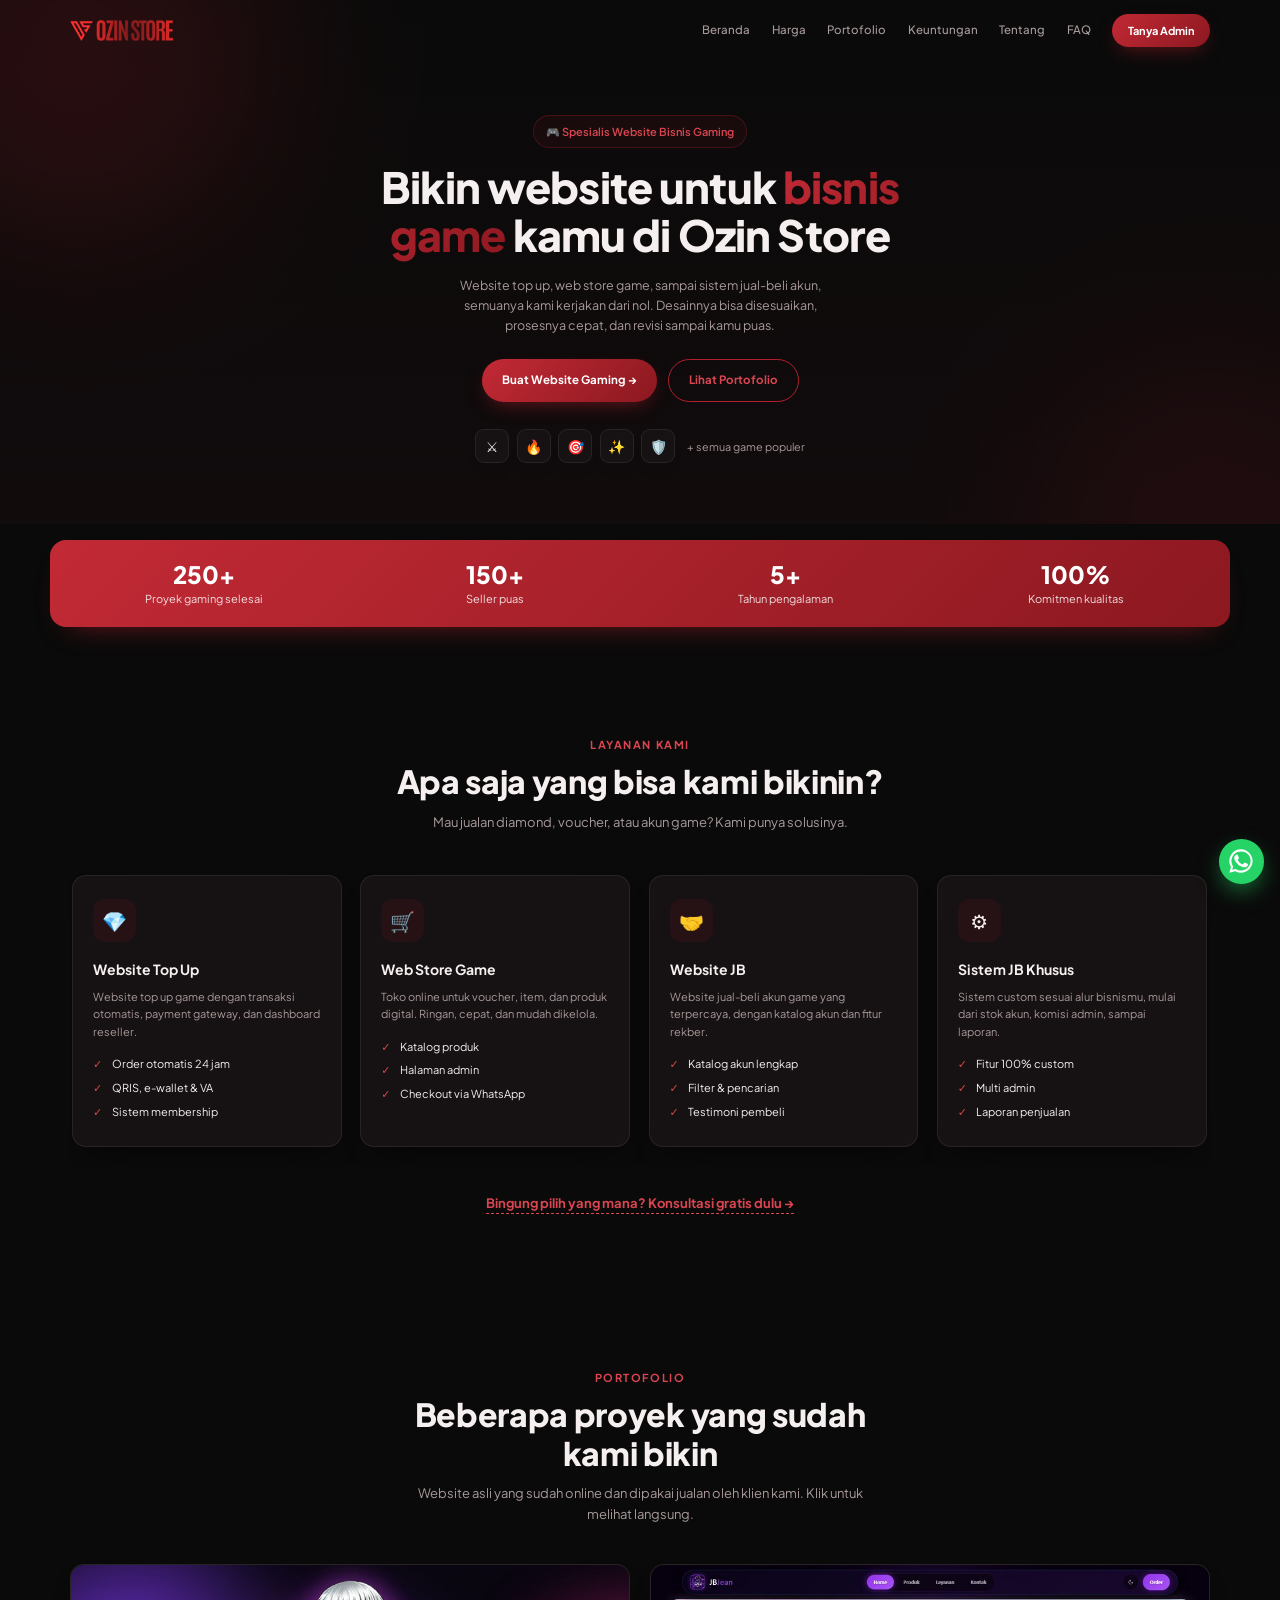
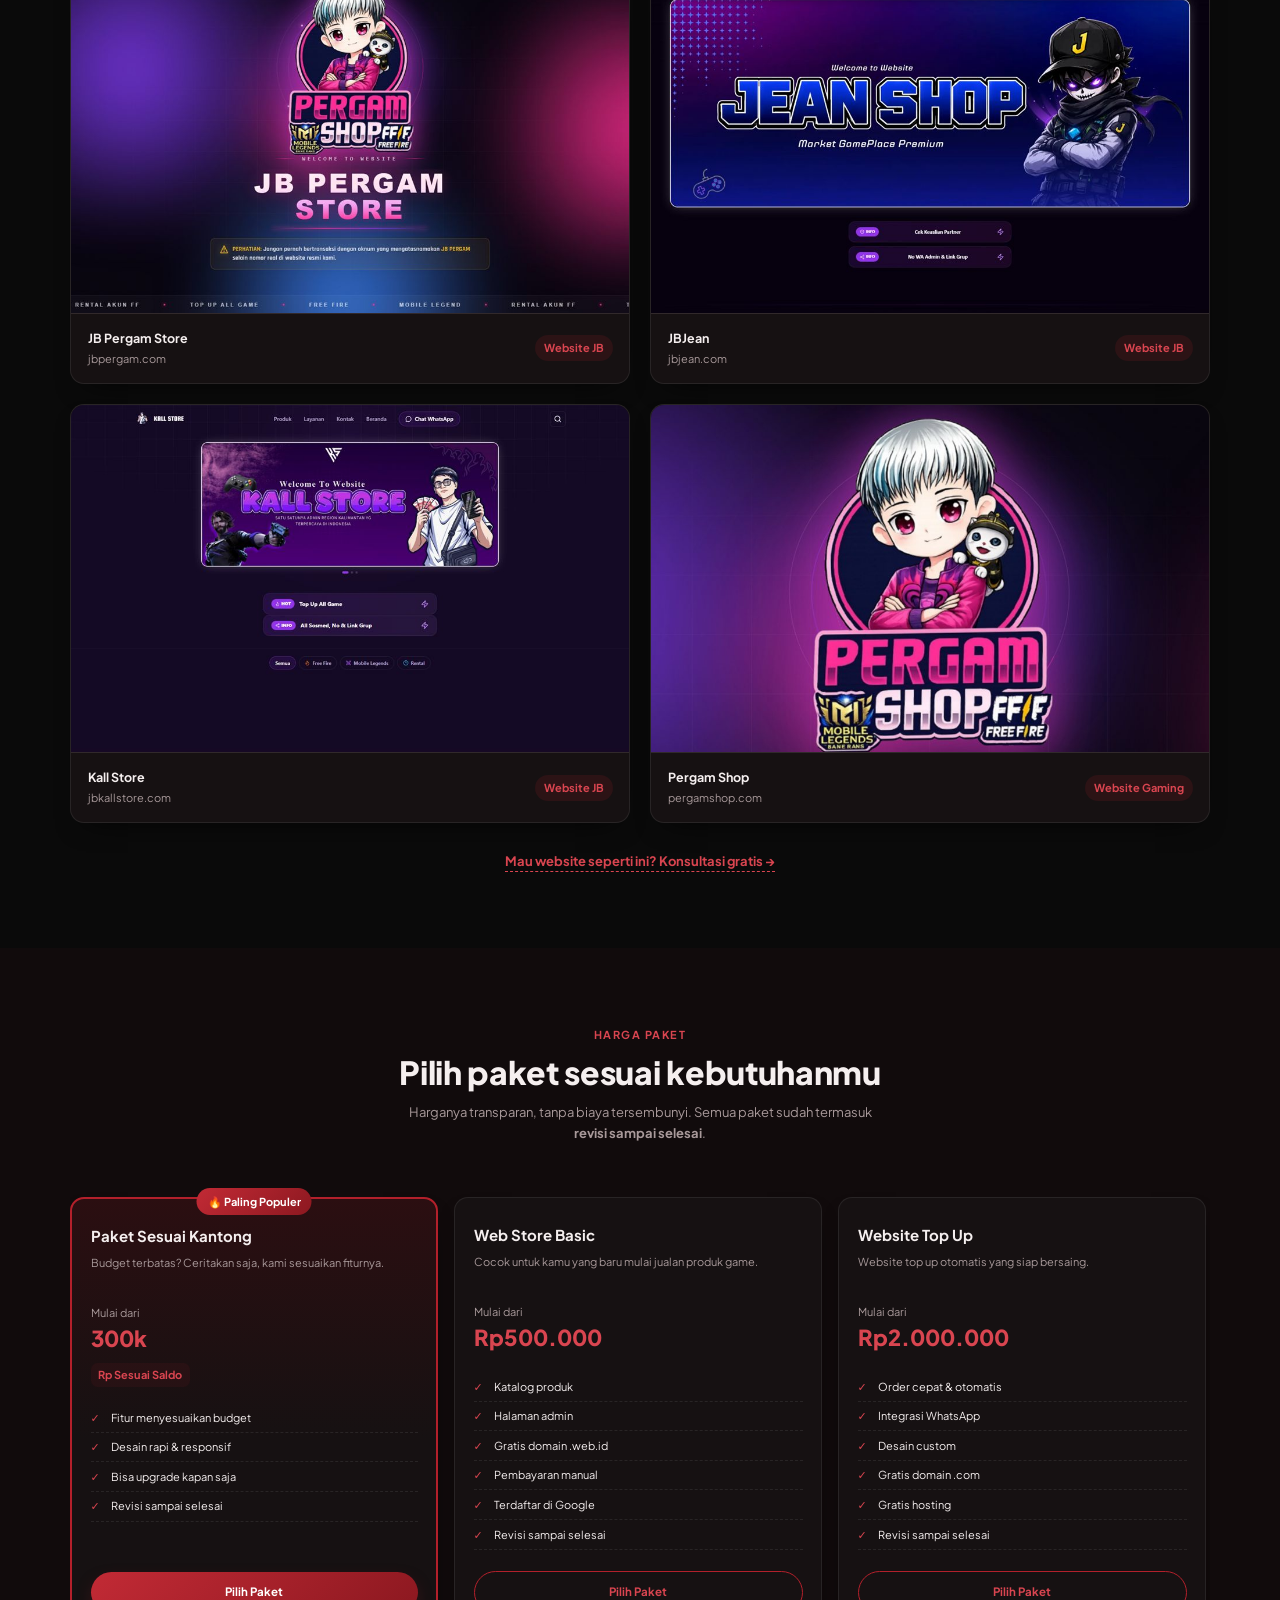
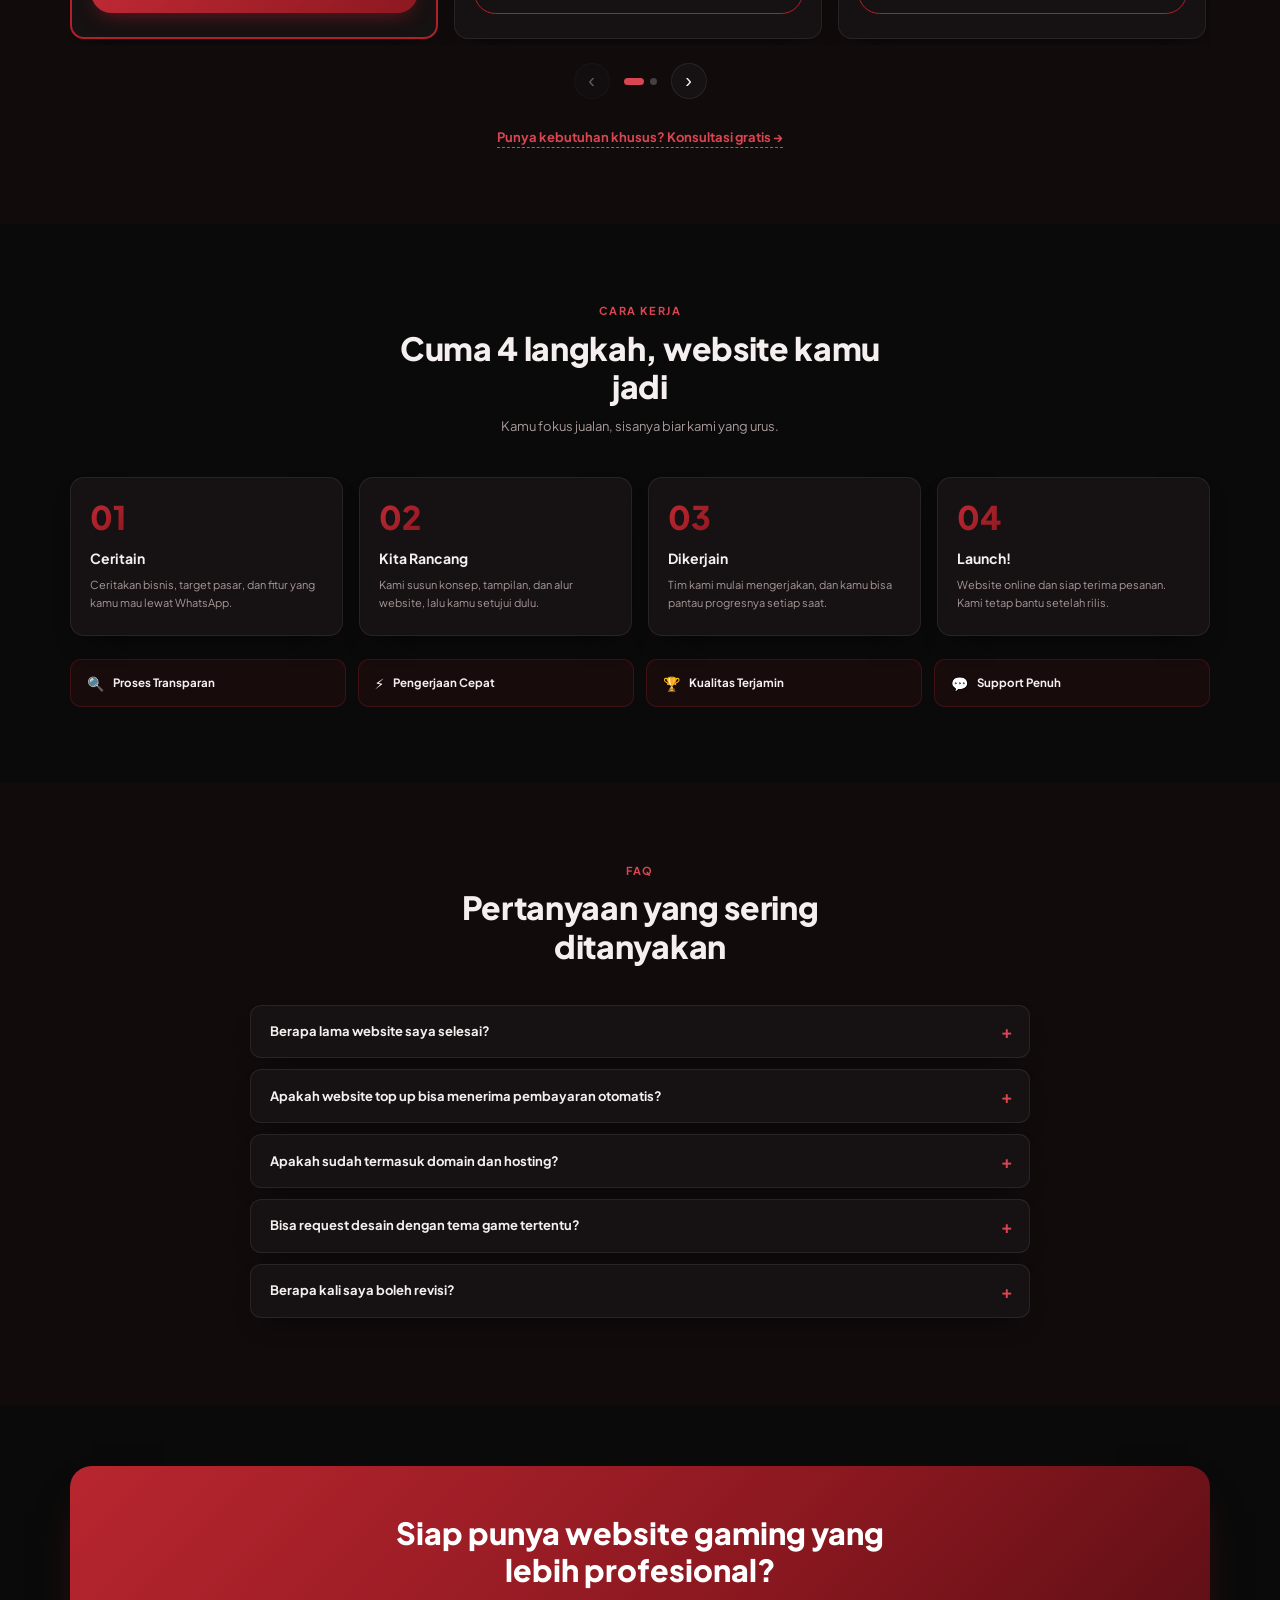
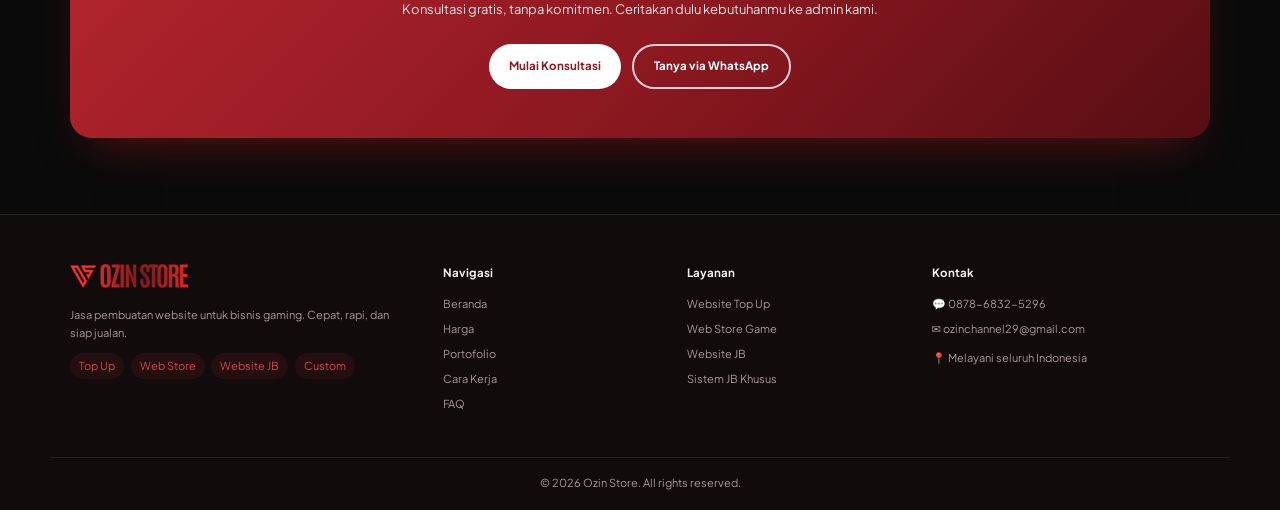
<file: index.html>
<!doctype html>
<html lang="id">
<head>
  <meta charset="utf-8">
  <meta name="viewport" content="width=device-width, initial-scale=1">
  <title>Ozin Store — Jasa Website Bisnis Game</title>
  <meta name="description" content="Ozin Store: jasa pembuatan website top up, web store game, website JB, dan sistem custom untuk bisnis gaming di seluruh Indonesia.">
  <link rel="preconnect" href="https://fonts.googleapis.com">
  <link rel="preconnect" href="https://fonts.gstatic.com" crossorigin>
  <link href="https://fonts.googleapis.com/css2?family=Plus+Jakarta+Sans:wght@400;500;600;700;800&display=swap" rel="stylesheet">
  <link rel="icon" type="image/png" href="assets/logo-icon.png">
  <link rel="stylesheet" href="style.css">
</head>
<body>

  <!-- NAVBAR -->
  <header class="nav" id="nav">
    <div class="container nav-inner">
      <a href="#beranda" class="logo"><img src="assets/logo.png" alt="Ozin Store"></a>
      <nav class="nav-links" id="navLinks">
        <a href="#beranda">Beranda</a>
        <a href="#harga">Harga</a>
        <a href="#portofolio">Portofolio</a>
        <a href="#keuntungan">Keuntungan</a>
        <a href="#tentang">Tentang</a>
        <a href="#faq">FAQ</a>
        <a href="#" class="btn btn-primary btn-sm nav-cta" data-wa="Halo Ozin Store, saya mau tanya-tanya soal pembuatan website.">Tanya Admin</a>
      </nav>
      <button class="burger" id="burger" aria-label="Buka menu"><span></span><span></span><span></span></button>
    </div>
  </header>

  <main>
    <!-- HERO -->
    <section class="hero" id="beranda">
      <div class="glow glow-1"></div>
      <div class="glow glow-2"></div>
      <div class="container hero-inner hero-solo">
        <div class="hero-text reveal">
          <span class="pill">🎮 Spesialis Website Bisnis Gaming</span>
          <h1>Bikin website untuk <span class="grad">bisnis game</span> kamu di Ozin Store</h1>
          <p>Website top up, web store game, sampai sistem jual-beli akun, semuanya kami kerjakan dari nol. Desainnya bisa disesuaikan, prosesnya cepat, dan revisi sampai kamu puas.</p>
          <div class="hero-cta">
            <a href="#" class="btn btn-primary" data-wa="Halo Ozin Store, saya mau buat website gaming.">Buat Website Gaming →</a>
            <a href="#portofolio" class="btn btn-ghost">Lihat Portofolio</a>
          </div>
          <div class="hero-icons">
            <span title="Mobile Legends">⚔️</span>
            <span title="Free Fire">🔥</span>
            <span title="PUBG">🎯</span>
            <span title="Genshin">✨</span>
            <span title="Valorant">🛡️</span>
            <small>+ semua game populer</small>
          </div>
        </div>
      </div>
    </section>

    <!-- STATS -->
    <section class="stats">
      <div class="container stats-grid">
        <div class="stat reveal"><b data-count="250">0</b><span>+</span><p>Proyek gaming selesai</p></div>
        <div class="stat reveal"><b data-count="150">0</b><span>+</span><p>Seller puas</p></div>
        <div class="stat reveal"><b data-count="5">0</b><span>+</span><p>Tahun pengalaman</p></div>
        <div class="stat reveal"><b data-count="100">0</b><span>%</span><p>Komitmen kualitas</p></div>
      </div>
    </section>

    <!-- LAYANAN -->
    <section class="section" id="tentang">
      <div class="container">
        <div class="section-head reveal">
          <span class="eyebrow">Layanan Kami</span>
          <h2>Apa saja yang bisa kami bikinin?</h2>
          <p>Mau jualan diamond, voucher, atau akun game? Kami punya solusinya.</p>
        </div>
        <div class="carousel" id="services">
          <article class="service-card reveal">
            <div class="service-icon">💎</div>
            <h3>Website Top Up</h3>
            <p>Website top up game dengan transaksi otomatis, payment gateway, dan dashboard reseller.</p>
            <ul><li>Order otomatis 24 jam</li><li>QRIS, e-wallet & VA</li><li>Sistem membership</li></ul>
          </article>
          <article class="service-card reveal">
            <div class="service-icon">🛒</div>
            <h3>Web Store Game</h3>
            <p>Toko online untuk voucher, item, dan produk digital. Ringan, cepat, dan mudah dikelola.</p>
            <ul><li>Katalog produk</li><li>Halaman admin</li><li>Checkout via WhatsApp</li></ul>
          </article>
          <article class="service-card reveal">
            <div class="service-icon">🤝</div>
            <h3>Website JB</h3>
            <p>Website jual-beli akun game yang terpercaya, dengan katalog akun dan fitur rekber.</p>
            <ul><li>Katalog akun lengkap</li><li>Filter & pencarian</li><li>Testimoni pembeli</li></ul>
          </article>
          <article class="service-card reveal">
            <div class="service-icon">⚙️</div>
            <h3>Sistem JB Khusus</h3>
            <p>Sistem custom sesuai alur bisnismu, mulai dari stok akun, komisi admin, sampai laporan.</p>
            <ul><li>Fitur 100% custom</li><li>Multi admin</li><li>Laporan penjualan</li></ul>
          </article>
        </div>
        <p class="swipe-hint">← Geser untuk melihat layanan lainnya →</p>
        <div class="center"><a href="#" class="link-cta" data-wa="Halo Ozin Store, saya mau konsultasi gratis.">Bingung pilih yang mana? Konsultasi gratis dulu →</a></div>
      </div>
    </section>

    <!-- PORTOFOLIO: untuk menambah proyek, salin satu <a class="porto-card"> dan ganti link, gambar, dan namanya.
         Screenshot disimpan di assets/porto/ (ukuran 960x600). -->
    <section class="section" id="portofolio">
      <div class="container">
        <div class="section-head reveal">
          <span class="eyebrow">Portofolio</span>
          <h2>Beberapa proyek yang sudah kami bikin</h2>
          <p>Website asli yang sudah online dan dipakai jualan oleh klien kami. Klik untuk melihat langsung.</p>
        </div>
        <div class="porto-grid">
          <a class="porto-card reveal" href="https://jbpergam.com" target="_blank" rel="noopener">
            <div class="porto-thumb"><img src="assets/porto/jbpergam.jpg" alt="Tampilan website JB Pergam Store" loading="lazy"><span class="porto-visit">Kunjungi Website ↗</span></div>
            <div class="porto-info"><div><b>JB Pergam Store</b><small>jbpergam.com</small></div><span class="porto-tag">Website JB</span></div>
          </a>
          <a class="porto-card reveal" href="https://jbjean.com" target="_blank" rel="noopener">
            <div class="porto-thumb"><img src="assets/porto/jbjean.jpg" alt="Tampilan website JBJean" loading="lazy"><span class="porto-visit">Kunjungi Website ↗</span></div>
            <div class="porto-info"><div><b>JBJean</b><small>jbjean.com</small></div><span class="porto-tag">Website JB</span></div>
          </a>
          <a class="porto-card reveal" href="https://jbkallstore.com" target="_blank" rel="noopener">
            <div class="porto-thumb"><img src="assets/porto/jbkallstore.jpg" alt="Tampilan website Kall Store" loading="lazy"><span class="porto-visit">Kunjungi Website ↗</span></div>
            <div class="porto-info"><div><b>Kall Store</b><small>jbkallstore.com</small></div><span class="porto-tag">Website JB</span></div>
          </a>
          <a class="porto-card reveal" href="https://pergamshop.com" target="_blank" rel="noopener">
            <div class="porto-thumb"><img src="assets/porto/pergamshop.jpg" alt="Logo Pergam Shop" loading="lazy" style="object-position: center"><span class="porto-visit">Kunjungi Website ↗</span></div>
            <div class="porto-info"><div><b>Pergam Shop</b><small>pergamshop.com</small></div><span class="porto-tag">Website Gaming</span></div>
          </a>
        </div>
        <div class="center"><a href="#" class="link-cta" data-wa="Halo Ozin Store, saya mau dibuatkan website seperti di portofolio.">Mau website seperti ini? Konsultasi gratis →</a></div>
      </div>
    </section>

    <!-- HARGA -->
    <section class="section section-alt" id="harga">
      <div class="container">
        <div class="section-head reveal">
          <span class="eyebrow">Harga Paket</span>
          <h2>Pilih paket sesuai kebutuhanmu</h2>
          <p>Harganya transparan, tanpa biaya tersembunyi. Semua paket sudah termasuk <b>revisi sampai selesai</b>.</p>
        </div>
        <div class="slider reveal" data-slider>
        <div class="price-grid slider-track">
          <div class="price-card popular">
            <span class="badge">🔥 Paling Populer</span>
            <h3>Paket Sesuai Kantong</h3>
            <p class="price-desc">Budget terbatas? Ceritakan saja, kami sesuaikan fiturnya.</p>
            <div class="price"><small>Mulai dari</small><b>300k</b></div>
            <span class="tag">Rp Sesuai Saldo</span>
            <ul>
              <li>Fitur menyesuaikan budget</li>
              <li>Desain rapi & responsif</li>
              <li>Bisa upgrade kapan saja</li>
              <li>Revisi sampai selesai</li>
            </ul>
            <a href="#" class="btn btn-primary btn-block" data-wa="Halo Ozin Store, saya pilih Paket Sesuai Kantong.">Pilih Paket</a>
          </div>
          <div class="price-card">
            <h3>Web Store Basic</h3>
            <p class="price-desc">Cocok untuk kamu yang baru mulai jualan produk game.</p>
            <div class="price"><small>Mulai dari</small><b>Rp500.000</b></div>
            <ul>
              <li>Katalog produk</li>
              <li>Halaman admin</li>
              <li>Gratis domain .web.id</li>
              <li>Pembayaran manual</li>
              <li>Terdaftar di Google</li>
              <li>Revisi sampai selesai</li>
            </ul>
            <a href="#" class="btn btn-ghost btn-block" data-wa="Halo Ozin Store, saya pilih paket Web Store Basic.">Pilih Paket</a>
          </div>
          <div class="price-card">
            <h3>Website Top Up</h3>
            <p class="price-desc">Website top up otomatis yang siap bersaing.</p>
            <div class="price"><small>Mulai dari</small><b>Rp2.000.000</b></div>
            <ul>
              <li>Order cepat & otomatis</li>
              <li>Integrasi WhatsApp</li>
              <li>Desain custom</li>
              <li>Gratis domain .com</li>
              <li>Gratis hosting</li>
              <li>Revisi sampai selesai</li>
            </ul>
            <a href="#" class="btn btn-ghost btn-block" data-wa="Halo Ozin Store, saya pilih paket Website Top Up.">Pilih Paket</a>
          </div>
          <div class="price-card">
            <h3>Website JB Full Custom</h3>
            <p class="price-desc">Untuk bisnis jual-beli akun yang butuh sistem lengkap.</p>
            <div class="price"><small>Mulai dari</small><b>Rp2.500.000</b></div>
            <ul>
              <li>Katalog jasa & akun</li>
              <li>Integrasi pembayaran</li>
              <li>Request fitur full custom</li>
              <li>Maintenance 3 bulan</li>
              <li>Revisi sampai selesai</li>
            </ul>
            <a href="#" class="btn btn-ghost btn-block" data-wa="Halo Ozin Store, saya pilih paket Website JB Full Custom.">Pilih Paket</a>
          </div>
        </div>
        <div class="slider-nav">
          <button type="button" class="slider-btn" data-prev aria-label="Paket sebelumnya">‹</button>
          <div class="slider-dots"></div>
          <button type="button" class="slider-btn" data-next aria-label="Paket berikutnya">›</button>
        </div>
        </div>
        <div class="center"><a href="#" class="link-cta" data-wa="Halo Ozin Store, saya punya kebutuhan custom.">Punya kebutuhan khusus? Konsultasi gratis →</a></div>
      </div>
    </section>

    <!-- CARA KERJA -->
    <section class="section" id="keuntungan">
      <div class="container">
        <div class="section-head reveal">
          <span class="eyebrow">Cara Kerja</span>
          <h2>Cuma 4 langkah, website kamu jadi</h2>
          <p>Kamu fokus jualan, sisanya biar kami yang urus.</p>
        </div>
        <div class="steps">
          <div class="step reveal"><span class="step-no">01</span><h3>Ceritain</h3><p>Ceritakan bisnis, target pasar, dan fitur yang kamu mau lewat WhatsApp.</p></div>
          <div class="step reveal"><span class="step-no">02</span><h3>Kita Rancang</h3><p>Kami susun konsep, tampilan, dan alur website, lalu kamu setujui dulu.</p></div>
          <div class="step reveal"><span class="step-no">03</span><h3>Dikerjain</h3><p>Tim kami mulai mengerjakan, dan kamu bisa pantau progresnya setiap saat.</p></div>
          <div class="step reveal"><span class="step-no">04</span><h3>Launch!</h3><p>Website online dan siap terima pesanan. Kami tetap bantu setelah rilis.</p></div>
        </div>
        <div class="perks">
          <div class="perk reveal">🔍<b>Proses Transparan</b></div>
          <div class="perk reveal">⚡<b>Pengerjaan Cepat</b></div>
          <div class="perk reveal">🏆<b>Kualitas Terjamin</b></div>
          <div class="perk reveal">💬<b>Support Penuh</b></div>
        </div>
      </div>
    </section>

    <!-- FAQ -->
    <section class="section section-alt" id="faq">
      <div class="container narrow">
        <div class="section-head reveal">
          <span class="eyebrow">FAQ</span>
          <h2>Pertanyaan yang sering ditanyakan</h2>
        </div>
        <div class="faq">
          <details class="reveal">
            <summary>Berapa lama website saya selesai?</summary>
            <p>Tergantung paketnya. Web store basic biasanya selesai dalam 2–4 hari kerja, website top up 5–10 hari kerja, dan sistem custom menyesuaikan jumlah fiturnya.</p>
          </details>
          <details class="reveal">
            <summary>Apakah website top up bisa menerima pembayaran otomatis?</summary>
            <p>Bisa. Kami integrasikan dengan payment gateway, jadi pembeli bisa bayar via QRIS, e-wallet, dan virtual account, lalu pesanan diproses otomatis.</p>
          </details>
          <details class="reveal">
            <summary>Apakah sudah termasuk domain dan hosting?</summary>
            <p>Ya. Paket Web Store Basic sudah termasuk domain .web.id, sedangkan paket Website Top Up sudah termasuk domain .com dan hosting gratis untuk tahun pertama.</p>
          </details>
          <details class="reveal">
            <summary>Bisa request desain dengan tema game tertentu?</summary>
            <p>Tentu bisa. Desain bisa disesuaikan dengan tema game, warna brand, dan gaya yang kamu inginkan.</p>
          </details>
          <details class="reveal">
            <summary>Berapa kali saya boleh revisi?</summary>
            <p>Semua paket mendapatkan revisi sampai selesai, selama masih dalam lingkup fitur yang sudah disepakati di awal.</p>
          </details>
        </div>
      </div>
    </section>

    <!-- CTA -->
    <section class="cta-final">
      <div class="container">
        <div class="cta-box reveal">
          <h2>Siap punya website gaming yang lebih profesional?</h2>
          <p>Konsultasi gratis, tanpa komitmen. Ceritakan dulu kebutuhanmu ke admin kami.</p>
          <div class="hero-cta center-flex">
            <a href="#" class="btn btn-light" data-wa="Halo Ozin Store, saya mau mulai konsultasi.">Mulai Konsultasi</a>
            <a href="#" class="btn btn-outline-light" data-wa="Halo Ozin Store!">Tanya via WhatsApp</a>
          </div>
        </div>
      </div>
    </section>
  </main>

  <!-- FOOTER -->
  <footer class="footer">
    <div class="container footer-grid">
      <div>
        <a href="#beranda" class="logo"><img src="assets/logo.png" alt="Ozin Store"></a>
        <p class="muted">Jasa pembuatan website untuk bisnis gaming. Cepat, rapi, dan siap jualan.</p>
        <div class="tags"><span>Top Up</span><span>Web Store</span><span>Website JB</span><span>Custom</span></div>
      </div>
      <div>
        <h4>Navigasi</h4>
        <a href="#beranda">Beranda</a><a href="#harga">Harga</a><a href="#portofolio">Portofolio</a><a href="#keuntungan">Cara Kerja</a><a href="#faq">FAQ</a>
      </div>
      <div>
        <h4>Layanan</h4>
        <a href="#tentang">Website Top Up</a><a href="#tentang">Web Store Game</a><a href="#tentang">Website JB</a><a href="#tentang">Sistem JB Khusus</a>
      </div>
      <div>
        <h4>Kontak</h4>
        <a href="#" data-wa="Halo Ozin Store!">💬 0878-6832-5296</a>
        <a href="mailto:ozinchannel29@gmail.com">✉️ ozinchannel29@gmail.com</a>
        <span class="muted">📍 Melayani seluruh Indonesia</span>
      </div>
    </div>
    <div class="container footer-bottom">© <span id="year">2026</span> Ozin Store. All rights reserved.</div>
  </footer>

  <a href="#" class="wa-float" data-wa="Halo Ozin Store!" aria-label="Chat WhatsApp">
    <svg viewBox="0 0 24 24" width="28" height="28" fill="currentColor"><path d="M17.5 14.4c-.3-.1-1.7-.8-2-.9-.3-.1-.5-.1-.7.1-.2.3-.8.9-.9 1.1-.2.2-.3.2-.6.1-.3-.1-1.2-.5-2.3-1.4-.9-.8-1.4-1.7-1.6-2-.2-.3 0-.5.1-.6l.4-.5c.1-.2.2-.3.3-.5.1-.2 0-.4 0-.5l-.9-2.2c-.2-.6-.5-.5-.7-.5h-.6c-.2 0-.5.1-.8.4-.3.3-1 1-1 2.4s1 2.8 1.2 3c.1.2 2 3.1 4.9 4.3 2.4.9 2.9.8 3.4.7.5-.1 1.7-.7 2-1.4.2-.7.2-1.2.2-1.4-.1-.1-.3-.2-.6-.3zM12 2a10 10 0 0 0-8.6 15.1L2 22l5-1.3A10 10 0 1 0 12 2zm0 18.2c-1.5 0-3-.4-4.2-1.2l-.3-.2-3 .8.8-2.9-.2-.3A8.2 8.2 0 1 1 12 20.2z"/></svg>
  </a>

  <script src="script.js"></script>
</body>
</html>
</file>
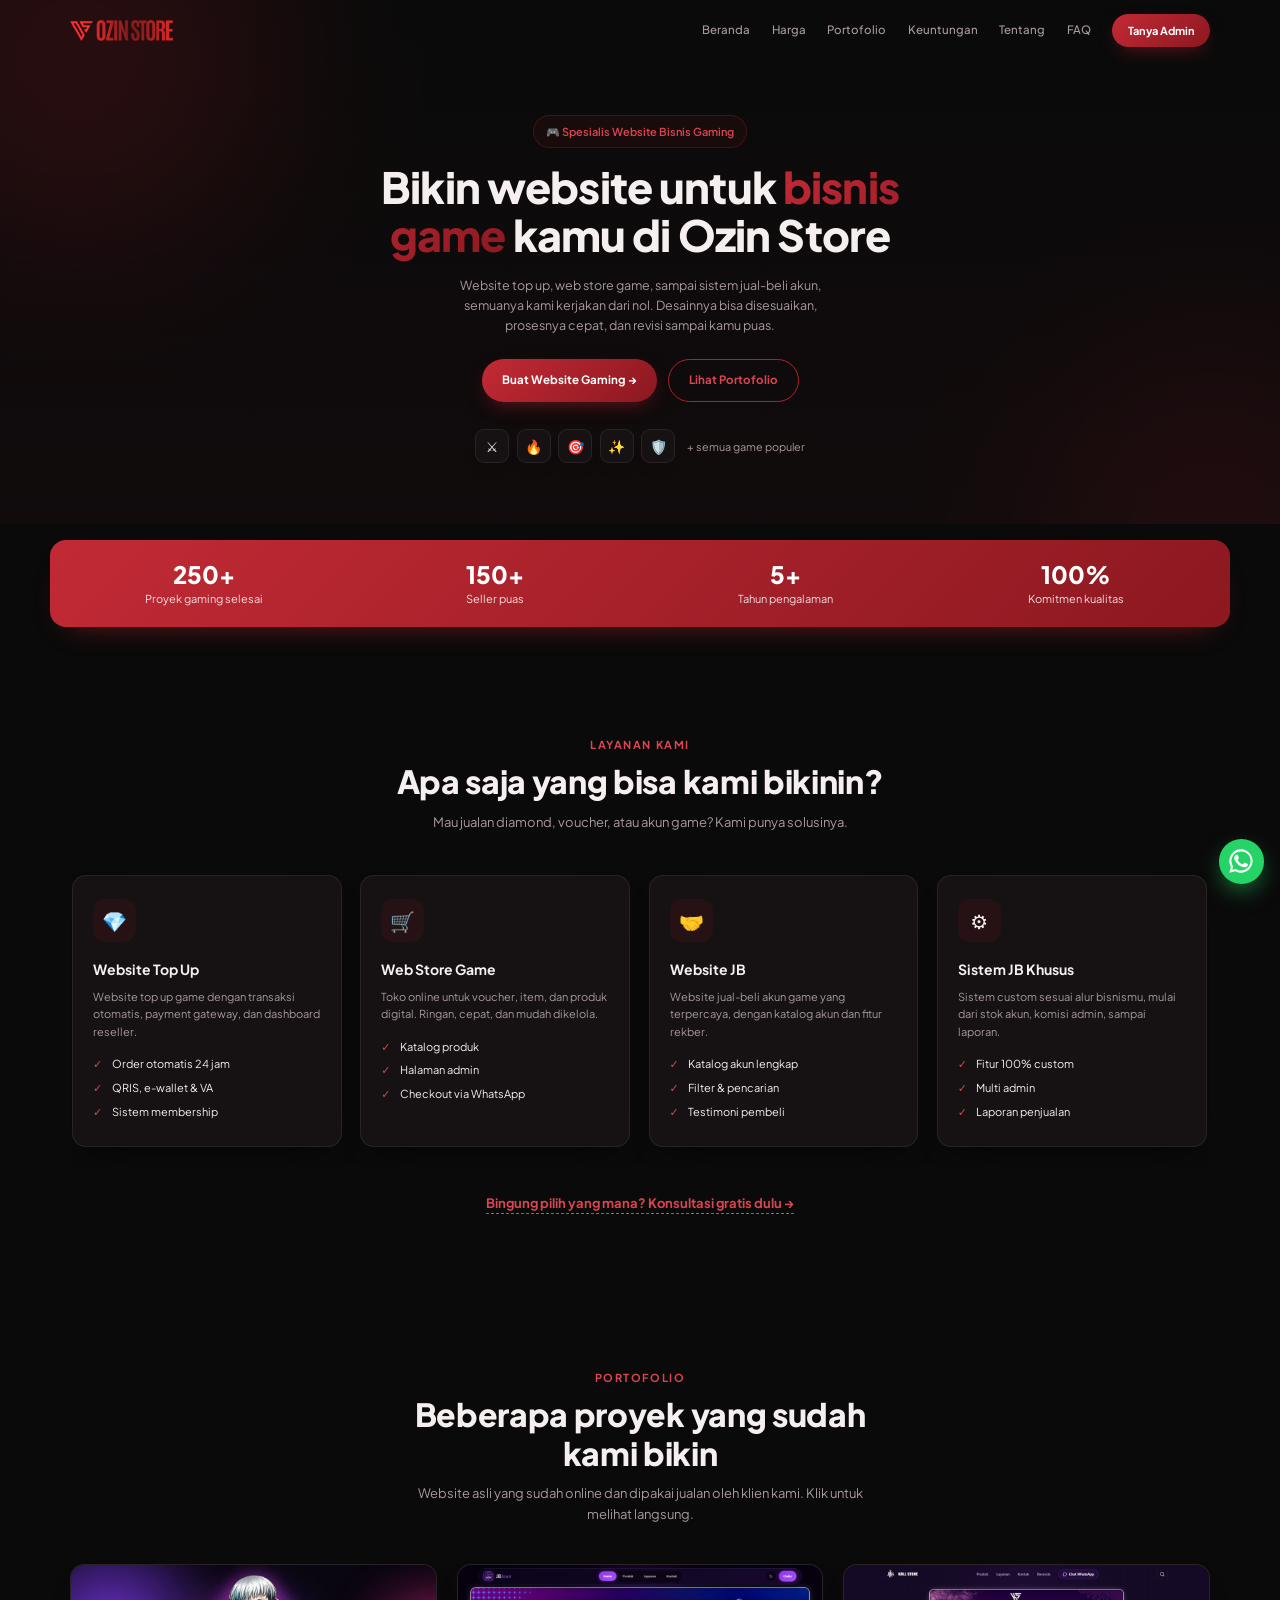
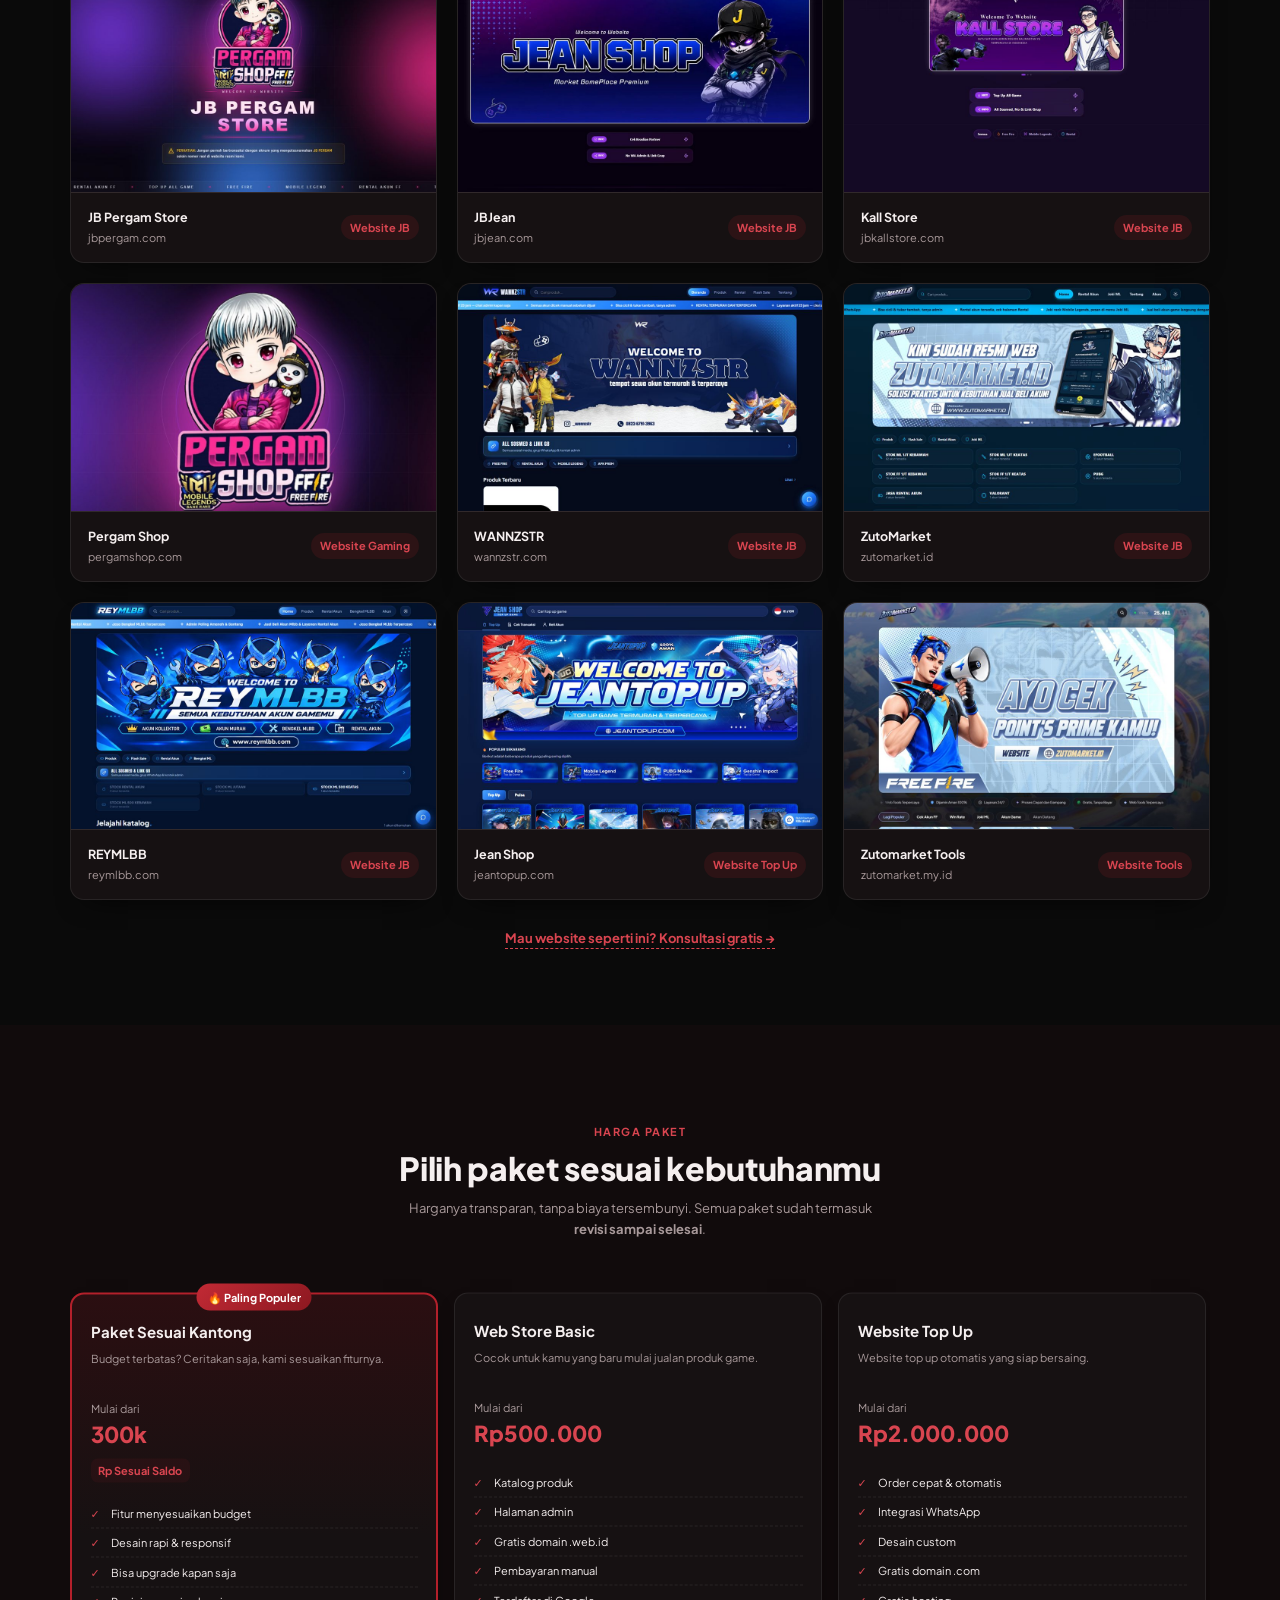
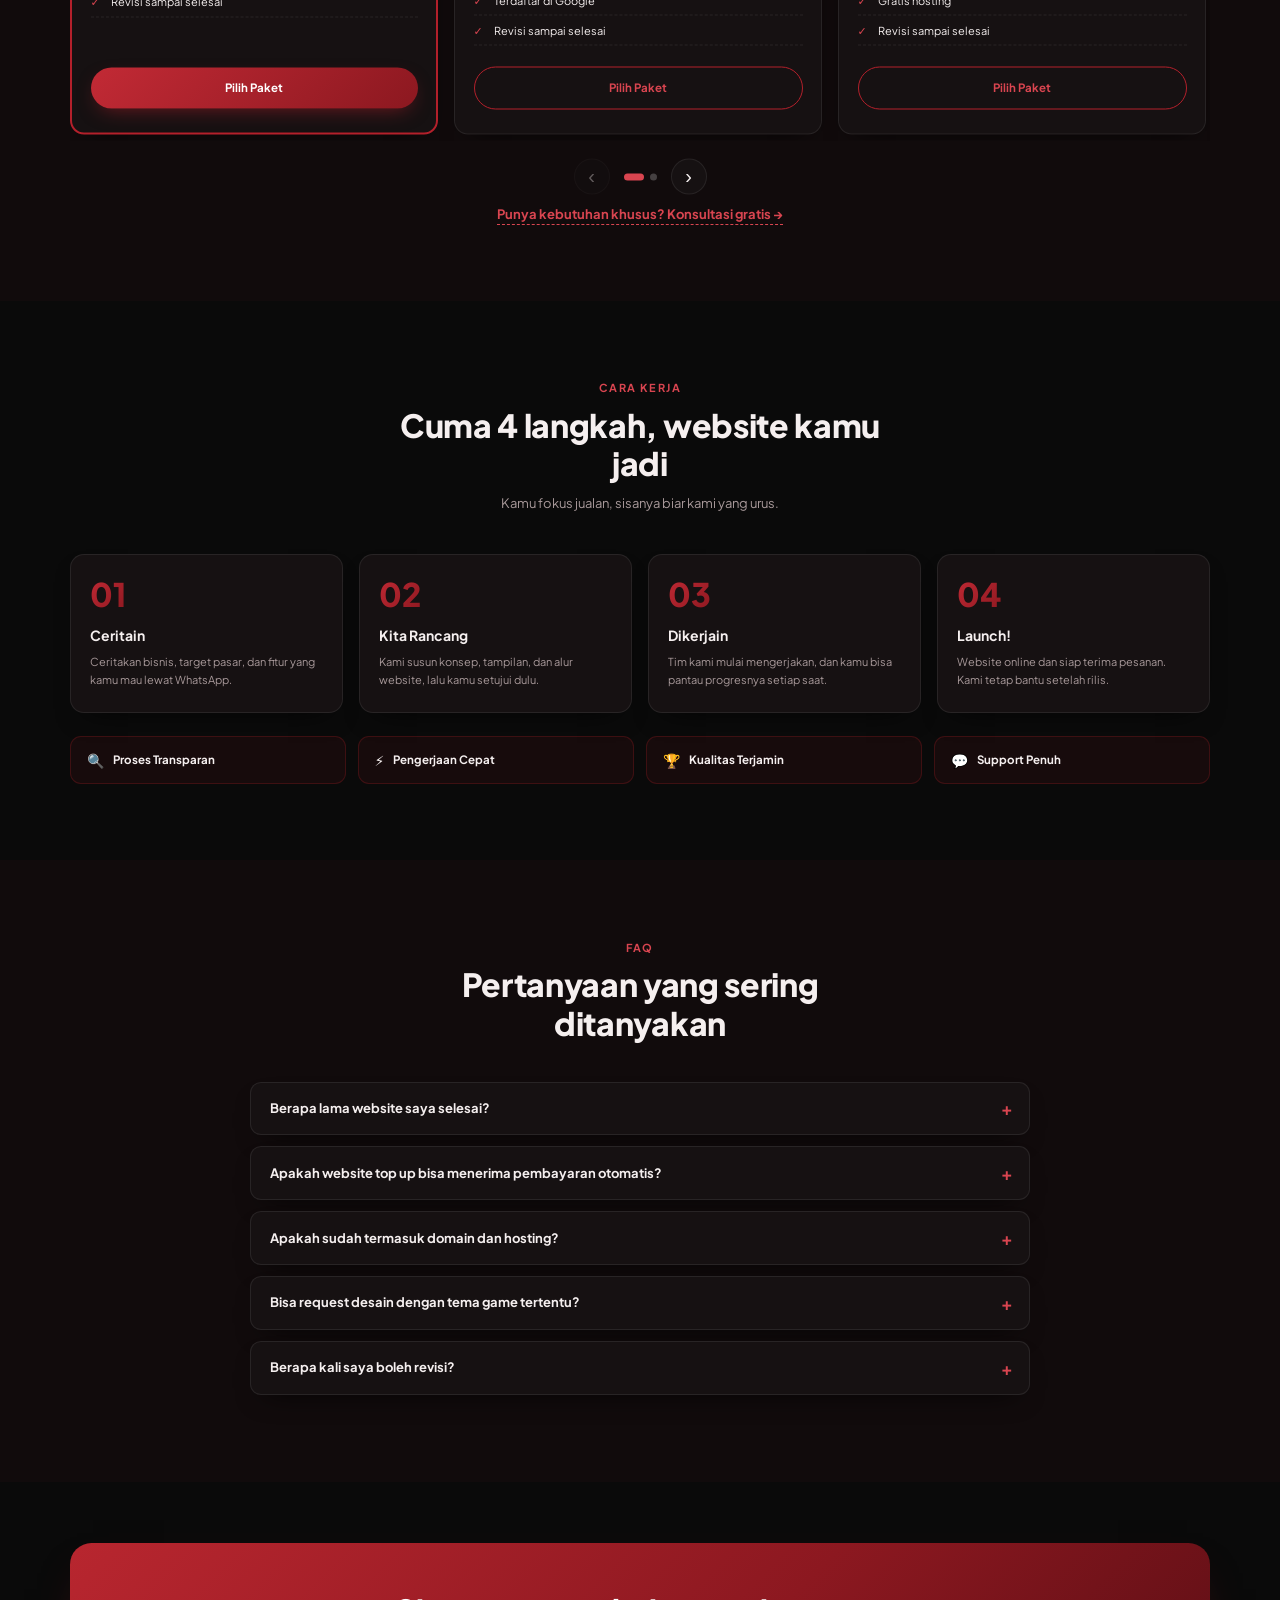
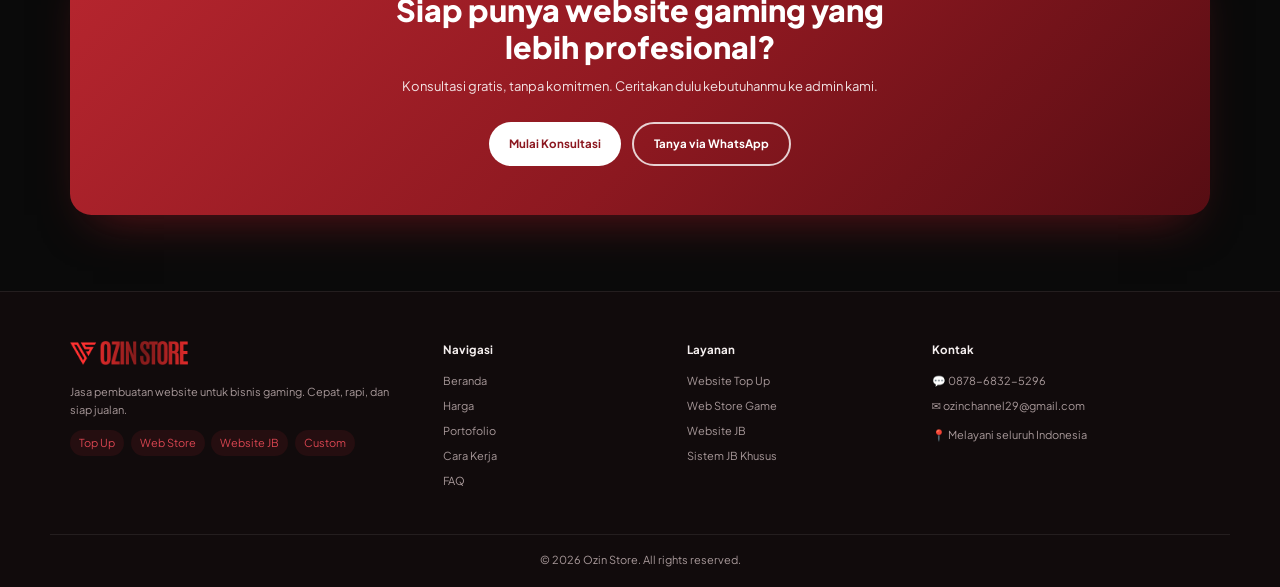
<file: docs/index.html>
<!doctype html>
<html lang="id">
<head>
  <meta charset="utf-8">
  <meta name="viewport" content="width=device-width, initial-scale=1">
  <title>Ozin Store — Jasa Website Bisnis Game</title>
  <meta name="description" content="Ozin Store: jasa pembuatan website top up, web store game, website JB, dan sistem custom untuk bisnis gaming di seluruh Indonesia.">
  <link rel="preconnect" href="https://fonts.googleapis.com">
  <link rel="preconnect" href="https://fonts.gstatic.com" crossorigin>
  <link href="https://fonts.googleapis.com/css2?family=Plus+Jakarta+Sans:wght@400;500;600;700;800&display=swap" rel="stylesheet">
  <link rel="canonical" href="https://ozinweb.com/">
  <link rel="icon" type="image/png" href="assets/logo-icon.png">
  <link rel="stylesheet" href="style.css">
</head>
<body>

  <!-- NAVBAR -->
  <header class="nav" id="nav">
    <div class="container nav-inner">
      <a href="#beranda" class="logo"><img src="assets/logo.png" alt="Ozin Store"></a>
      <nav class="nav-links" id="navLinks">
        <a href="#beranda">Beranda</a>
        <a href="#harga">Harga</a>
        <a href="#portofolio">Portofolio</a>
        <a href="#keuntungan">Keuntungan</a>
        <a href="#tentang">Tentang</a>
        <a href="#faq">FAQ</a>
        <a href="#" class="btn btn-primary btn-sm nav-cta" data-wa="Halo Ozin Store, saya mau tanya-tanya soal pembuatan website.">Tanya Admin</a>
      </nav>
      <button class="burger" id="burger" aria-label="Buka menu"><span></span><span></span><span></span></button>
    </div>
  </header>

  <main>
    <!-- HERO -->
    <section class="hero" id="beranda">
      <div class="glow glow-1"></div>
      <div class="glow glow-2"></div>
      <div class="container hero-inner hero-solo">
        <div class="hero-text reveal">
          <span class="pill">🎮 Spesialis Website Bisnis Gaming</span>
          <h1>Bikin website untuk <span class="grad">bisnis game</span> kamu di Ozin Store</h1>
          <p>Website top up, web store game, sampai sistem jual-beli akun, semuanya kami kerjakan dari nol. Desainnya bisa disesuaikan, prosesnya cepat, dan revisi sampai kamu puas.</p>
          <div class="hero-cta">
            <a href="#" class="btn btn-primary" data-wa="Halo Ozin Store, saya mau buat website gaming.">Buat Website Gaming →</a>
            <a href="#portofolio" class="btn btn-ghost">Lihat Portofolio</a>
          </div>
          <div class="hero-icons">
            <span title="Mobile Legends">⚔️</span>
            <span title="Free Fire">🔥</span>
            <span title="PUBG">🎯</span>
            <span title="Genshin">✨</span>
            <span title="Valorant">🛡️</span>
            <small>+ semua game populer</small>
          </div>
        </div>
      </div>
    </section>

    <!-- STATS -->
    <section class="stats">
      <div class="container stats-grid">
        <div class="stat reveal"><b data-count="250">0</b><span>+</span><p>Proyek gaming selesai</p></div>
        <div class="stat reveal"><b data-count="150">0</b><span>+</span><p>Seller puas</p></div>
        <div class="stat reveal"><b data-count="5">0</b><span>+</span><p>Tahun pengalaman</p></div>
        <div class="stat reveal"><b data-count="100">0</b><span>%</span><p>Komitmen kualitas</p></div>
      </div>
    </section>

    <!-- LAYANAN -->
    <section class="section" id="tentang">
      <div class="container">
        <div class="section-head reveal">
          <span class="eyebrow">Layanan Kami</span>
          <h2>Apa saja yang bisa kami bikinin?</h2>
          <p>Mau jualan diamond, voucher, atau akun game? Kami punya solusinya.</p>
        </div>
        <div class="carousel" id="services">
          <article class="service-card reveal">
            <div class="service-icon">💎</div>
            <h3>Website Top Up</h3>
            <p>Website top up game dengan transaksi otomatis, payment gateway, dan dashboard reseller.</p>
            <ul><li>Order otomatis 24 jam</li><li>QRIS, e-wallet & VA</li><li>Sistem membership</li></ul>
          </article>
          <article class="service-card reveal">
            <div class="service-icon">🛒</div>
            <h3>Web Store Game</h3>
            <p>Toko online untuk voucher, item, dan produk digital. Ringan, cepat, dan mudah dikelola.</p>
            <ul><li>Katalog produk</li><li>Halaman admin</li><li>Checkout via WhatsApp</li></ul>
          </article>
          <article class="service-card reveal">
            <div class="service-icon">🤝</div>
            <h3>Website JB</h3>
            <p>Website jual-beli akun game yang terpercaya, dengan katalog akun dan fitur rekber.</p>
            <ul><li>Katalog akun lengkap</li><li>Filter & pencarian</li><li>Testimoni pembeli</li></ul>
          </article>
          <article class="service-card reveal">
            <div class="service-icon">⚙️</div>
            <h3>Sistem JB Khusus</h3>
            <p>Sistem custom sesuai alur bisnismu, mulai dari stok akun, komisi admin, sampai laporan.</p>
            <ul><li>Fitur 100% custom</li><li>Multi admin</li><li>Laporan penjualan</li></ul>
          </article>
        </div>
        <p class="swipe-hint">← Geser untuk melihat layanan lainnya →</p>
        <div class="center"><a href="#" class="link-cta" data-wa="Halo Ozin Store, saya mau konsultasi gratis.">Bingung pilih yang mana? Konsultasi gratis dulu →</a></div>
      </div>
    </section>

    <!-- PORTOFOLIO: untuk menambah proyek, salin satu <a class="porto-card"> dan ganti link, gambar, dan namanya.
         Screenshot disimpan di assets/porto/ (ukuran 960x600). -->
    <section class="section" id="portofolio">
      <div class="container">
        <div class="section-head reveal">
          <span class="eyebrow">Portofolio</span>
          <h2>Beberapa proyek yang sudah kami bikin</h2>
          <p>Website asli yang sudah online dan dipakai jualan oleh klien kami. Klik untuk melihat langsung.</p>
        </div>
        <div class="porto-grid">
          <a class="porto-card reveal" href="https://jbpergam.com" target="_blank" rel="noopener">
            <div class="porto-thumb"><img src="assets/porto/jbpergam.jpg" alt="Tampilan website JB Pergam Store" loading="lazy"><span class="porto-visit">Kunjungi Website ↗</span></div>
            <div class="porto-info"><div><b>JB Pergam Store</b><small>jbpergam.com</small></div><span class="porto-tag">Website JB</span></div>
          </a>
          <a class="porto-card reveal" href="https://jbjean.com" target="_blank" rel="noopener">
            <div class="porto-thumb"><img src="assets/porto/jbjean.jpg" alt="Tampilan website JBJean" loading="lazy"><span class="porto-visit">Kunjungi Website ↗</span></div>
            <div class="porto-info"><div><b>JBJean</b><small>jbjean.com</small></div><span class="porto-tag">Website JB</span></div>
          </a>
          <a class="porto-card reveal" href="https://jbkallstore.com" target="_blank" rel="noopener">
            <div class="porto-thumb"><img src="assets/porto/jbkallstore.jpg" alt="Tampilan website Kall Store" loading="lazy"><span class="porto-visit">Kunjungi Website ↗</span></div>
            <div class="porto-info"><div><b>Kall Store</b><small>jbkallstore.com</small></div><span class="porto-tag">Website JB</span></div>
          </a>
          <a class="porto-card reveal" href="https://pergamshop.com" target="_blank" rel="noopener">
            <div class="porto-thumb"><img src="assets/porto/pergamshop.jpg" alt="Logo Pergam Shop" loading="lazy" style="object-position: center"><span class="porto-visit">Kunjungi Website ↗</span></div>
            <div class="porto-info"><div><b>Pergam Shop</b><small>pergamshop.com</small></div><span class="porto-tag">Website Gaming</span></div>
          </a>
          <a class="porto-card reveal" href="https://wannzstr.com" target="_blank" rel="noopener">
            <div class="porto-thumb"><img src="assets/porto/wannzstr.jpg" alt="Tampilan website WANNZSTR" loading="lazy"><span class="porto-visit">Kunjungi Website ↗</span></div>
            <div class="porto-info"><div><b>WANNZSTR</b><small>wannzstr.com</small></div><span class="porto-tag">Website JB</span></div>
          </a>
          <a class="porto-card reveal" href="https://zutomarket.id" target="_blank" rel="noopener">
            <div class="porto-thumb"><img src="assets/porto/zutomarket.jpg" alt="Tampilan website ZutoMarket" loading="lazy"><span class="porto-visit">Kunjungi Website ↗</span></div>
            <div class="porto-info"><div><b>ZutoMarket</b><small>zutomarket.id</small></div><span class="porto-tag">Website JB</span></div>
          </a>
          <a class="porto-card reveal" href="https://reymlbb.com" target="_blank" rel="noopener">
            <div class="porto-thumb"><img src="assets/porto/reymlbb.jpg" alt="Tampilan website REYMLBB" loading="lazy"><span class="porto-visit">Kunjungi Website ↗</span></div>
            <div class="porto-info"><div><b>REYMLBB</b><small>reymlbb.com</small></div><span class="porto-tag">Website JB</span></div>
          </a>
          <a class="porto-card reveal" href="https://jeantopup.com" target="_blank" rel="noopener">
            <div class="porto-thumb"><img src="assets/porto/jeantopup.jpg" alt="Tampilan website Jean Shop" loading="lazy"><span class="porto-visit">Kunjungi Website ↗</span></div>
            <div class="porto-info"><div><b>Jean Shop</b><small>jeantopup.com</small></div><span class="porto-tag">Website Top Up</span></div>
          </a>
          <a class="porto-card reveal" href="https://zutomarket.my.id" target="_blank" rel="noopener">
            <div class="porto-thumb"><img src="assets/porto/zutomarket-tools.jpg" alt="Tampilan website Zutomarket Tools" loading="lazy"><span class="porto-visit">Kunjungi Website ↗</span></div>
            <div class="porto-info"><div><b>Zutomarket Tools</b><small>zutomarket.my.id</small></div><span class="porto-tag">Website Tools</span></div>
          </a>
        </div>
        <div class="center"><a href="#" class="link-cta" data-wa="Halo Ozin Store, saya mau dibuatkan website seperti di portofolio.">Mau website seperti ini? Konsultasi gratis →</a></div>
      </div>
    </section>

    <!-- HARGA -->
    <section class="section section-alt" id="harga">
      <div class="container">
        <div class="section-head reveal">
          <span class="eyebrow">Harga Paket</span>
          <h2>Pilih paket sesuai kebutuhanmu</h2>
          <p>Harganya transparan, tanpa biaya tersembunyi. Semua paket sudah termasuk <b>revisi sampai selesai</b>.</p>
        </div>
        <div class="slider reveal" data-slider>
        <div class="price-grid slider-track">
          <div class="price-card popular">
            <span class="badge">🔥 Paling Populer</span>
            <h3>Paket Sesuai Kantong</h3>
            <p class="price-desc">Budget terbatas? Ceritakan saja, kami sesuaikan fiturnya.</p>
            <div class="price"><small>Mulai dari</small><b>300k</b></div>
            <span class="tag">Rp Sesuai Saldo</span>
            <ul>
              <li>Fitur menyesuaikan budget</li>
              <li>Desain rapi & responsif</li>
              <li>Bisa upgrade kapan saja</li>
              <li>Revisi sampai selesai</li>
            </ul>
            <a href="#" class="btn btn-primary btn-block" data-wa="Halo Ozin Store, saya pilih Paket Sesuai Kantong.">Pilih Paket</a>
          </div>
          <div class="price-card">
            <h3>Web Store Basic</h3>
            <p class="price-desc">Cocok untuk kamu yang baru mulai jualan produk game.</p>
            <div class="price"><small>Mulai dari</small><b>Rp500.000</b></div>
            <ul>
              <li>Katalog produk</li>
              <li>Halaman admin</li>
              <li>Gratis domain .web.id</li>
              <li>Pembayaran manual</li>
              <li>Terdaftar di Google</li>
              <li>Revisi sampai selesai</li>
            </ul>
            <a href="#" class="btn btn-ghost btn-block" data-wa="Halo Ozin Store, saya pilih paket Web Store Basic.">Pilih Paket</a>
          </div>
          <div class="price-card">
            <h3>Website Top Up</h3>
            <p class="price-desc">Website top up otomatis yang siap bersaing.</p>
            <div class="price"><small>Mulai dari</small><b>Rp2.000.000</b></div>
            <ul>
              <li>Order cepat & otomatis</li>
              <li>Integrasi WhatsApp</li>
              <li>Desain custom</li>
              <li>Gratis domain .com</li>
              <li>Gratis hosting</li>
              <li>Revisi sampai selesai</li>
            </ul>
            <a href="#" class="btn btn-ghost btn-block" data-wa="Halo Ozin Store, saya pilih paket Website Top Up.">Pilih Paket</a>
          </div>
          <div class="price-card">
            <h3>Website JB Full Custom</h3>
            <p class="price-desc">Untuk bisnis jual-beli akun yang butuh sistem lengkap.</p>
            <div class="price"><small>Mulai dari</small><b>Rp2.500.000</b></div>
            <ul>
              <li>Katalog jasa & akun</li>
              <li>Integrasi pembayaran</li>
              <li>Request fitur full custom</li>
              <li>Maintenance 3 bulan</li>
              <li>Revisi sampai selesai</li>
            </ul>
            <a href="#" class="btn btn-ghost btn-block" data-wa="Halo Ozin Store, saya pilih paket Website JB Full Custom.">Pilih Paket</a>
          </div>
        </div>
        <div class="slider-nav">
          <button type="button" class="slider-btn" data-prev aria-label="Paket sebelumnya">‹</button>
          <div class="slider-dots"></div>
          <button type="button" class="slider-btn" data-next aria-label="Paket berikutnya">›</button>
        </div>
        </div>
        <div class="center"><a href="#" class="link-cta" data-wa="Halo Ozin Store, saya punya kebutuhan custom.">Punya kebutuhan khusus? Konsultasi gratis →</a></div>
      </div>
    </section>

    <!-- CARA KERJA -->
    <section class="section" id="keuntungan">
      <div class="container">
        <div class="section-head reveal">
          <span class="eyebrow">Cara Kerja</span>
          <h2>Cuma 4 langkah, website kamu jadi</h2>
          <p>Kamu fokus jualan, sisanya biar kami yang urus.</p>
        </div>
        <div class="steps">
          <div class="step reveal"><span class="step-no">01</span><h3>Ceritain</h3><p>Ceritakan bisnis, target pasar, dan fitur yang kamu mau lewat WhatsApp.</p></div>
          <div class="step reveal"><span class="step-no">02</span><h3>Kita Rancang</h3><p>Kami susun konsep, tampilan, dan alur website, lalu kamu setujui dulu.</p></div>
          <div class="step reveal"><span class="step-no">03</span><h3>Dikerjain</h3><p>Tim kami mulai mengerjakan, dan kamu bisa pantau progresnya setiap saat.</p></div>
          <div class="step reveal"><span class="step-no">04</span><h3>Launch!</h3><p>Website online dan siap terima pesanan. Kami tetap bantu setelah rilis.</p></div>
        </div>
        <div class="perks">
          <div class="perk reveal">🔍<b>Proses Transparan</b></div>
          <div class="perk reveal">⚡<b>Pengerjaan Cepat</b></div>
          <div class="perk reveal">🏆<b>Kualitas Terjamin</b></div>
          <div class="perk reveal">💬<b>Support Penuh</b></div>
        </div>
      </div>
    </section>

    <!-- FAQ -->
    <section class="section section-alt" id="faq">
      <div class="container narrow">
        <div class="section-head reveal">
          <span class="eyebrow">FAQ</span>
          <h2>Pertanyaan yang sering ditanyakan</h2>
        </div>
        <div class="faq">
          <details class="reveal">
            <summary>Berapa lama website saya selesai?</summary>
            <p>Tergantung paketnya. Web store basic biasanya selesai dalam 2–4 hari kerja, website top up 5–10 hari kerja, dan sistem custom menyesuaikan jumlah fiturnya.</p>
          </details>
          <details class="reveal">
            <summary>Apakah website top up bisa menerima pembayaran otomatis?</summary>
            <p>Bisa. Kami integrasikan dengan payment gateway, jadi pembeli bisa bayar via QRIS, e-wallet, dan virtual account, lalu pesanan diproses otomatis.</p>
          </details>
          <details class="reveal">
            <summary>Apakah sudah termasuk domain dan hosting?</summary>
            <p>Ya. Paket Web Store Basic sudah termasuk domain .web.id, sedangkan paket Website Top Up sudah termasuk domain .com dan hosting gratis untuk tahun pertama.</p>
          </details>
          <details class="reveal">
            <summary>Bisa request desain dengan tema game tertentu?</summary>
            <p>Tentu bisa. Desain bisa disesuaikan dengan tema game, warna brand, dan gaya yang kamu inginkan.</p>
          </details>
          <details class="reveal">
            <summary>Berapa kali saya boleh revisi?</summary>
            <p>Semua paket mendapatkan revisi sampai selesai, selama masih dalam lingkup fitur yang sudah disepakati di awal.</p>
          </details>
        </div>
      </div>
    </section>

    <!-- CTA -->
    <section class="cta-final">
      <div class="container">
        <div class="cta-box reveal">
          <h2>Siap punya website gaming yang lebih profesional?</h2>
          <p>Konsultasi gratis, tanpa komitmen. Ceritakan dulu kebutuhanmu ke admin kami.</p>
          <div class="hero-cta center-flex">
            <a href="#" class="btn btn-light" data-wa="Halo Ozin Store, saya mau mulai konsultasi.">Mulai Konsultasi</a>
            <a href="#" class="btn btn-outline-light" data-wa="Halo Ozin Store!">Tanya via WhatsApp</a>
          </div>
        </div>
      </div>
    </section>
  </main>

  <!-- FOOTER -->
  <footer class="footer">
    <div class="container footer-grid">
      <div>
        <a href="#beranda" class="logo"><img src="assets/logo.png" alt="Ozin Store"></a>
        <p class="muted">Jasa pembuatan website untuk bisnis gaming. Cepat, rapi, dan siap jualan.</p>
        <div class="tags"><span>Top Up</span><span>Web Store</span><span>Website JB</span><span>Custom</span></div>
      </div>
      <div>
        <h4>Navigasi</h4>
        <a href="#beranda">Beranda</a><a href="#harga">Harga</a><a href="#portofolio">Portofolio</a><a href="#keuntungan">Cara Kerja</a><a href="#faq">FAQ</a>
      </div>
      <div>
        <h4>Layanan</h4>
        <a href="#tentang">Website Top Up</a><a href="#tentang">Web Store Game</a><a href="#tentang">Website JB</a><a href="#tentang">Sistem JB Khusus</a>
      </div>
      <div>
        <h4>Kontak</h4>
        <a href="#" data-wa="Halo Ozin Store!">💬 0878-6832-5296</a>
        <a href="mailto:ozinchannel29@gmail.com">✉️ ozinchannel29@gmail.com</a>
        <span class="muted">📍 Melayani seluruh Indonesia</span>
      </div>
    </div>
    <div class="container footer-bottom">© <span id="year">2026</span> Ozin Store. All rights reserved.</div>
  </footer>

  <a href="#" class="wa-float" data-wa="Halo Ozin Store!" aria-label="Chat WhatsApp">
    <svg viewBox="0 0 24 24" width="28" height="28" fill="currentColor"><path d="M17.5 14.4c-.3-.1-1.7-.8-2-.9-.3-.1-.5-.1-.7.1-.2.3-.8.9-.9 1.1-.2.2-.3.2-.6.1-.3-.1-1.2-.5-2.3-1.4-.9-.8-1.4-1.7-1.6-2-.2-.3 0-.5.1-.6l.4-.5c.1-.2.2-.3.3-.5.1-.2 0-.4 0-.5l-.9-2.2c-.2-.6-.5-.5-.7-.5h-.6c-.2 0-.5.1-.8.4-.3.3-1 1-1 2.4s1 2.8 1.2 3c.1.2 2 3.1 4.9 4.3 2.4.9 2.9.8 3.4.7.5-.1 1.7-.7 2-1.4.2-.7.2-1.2.2-1.4-.1-.1-.3-.2-.6-.3zM12 2a10 10 0 0 0-8.6 15.1L2 22l5-1.3A10 10 0 1 0 12 2zm0 18.2c-1.5 0-3-.4-4.2-1.2l-.3-.2-3 .8.8-2.9-.2-.3A8.2 8.2 0 1 1 12 20.2z"/></svg>
  </a>

  <script src="script.js"></script>
</body>
</html>
</file>
<file: style.css>
:root {
  --bg: #0a0a0a;
  --bg-alt: #110b0c;
  --card: #161112;
  --card-2: #1f1719;
  --line: rgba(255, 255, 255, .08);
  --text: #f5efef;
  --muted: #a8999a;
  --primary: #b3202b;
  --primary-2: #d94550;
  --accent: #c9601e;
  --wa: #25d366;
  --radius: 14px;
  --shadow: 0 12px 27.5px -15.5px rgba(0, 0, 0, .9);
  --grad: linear-gradient(135deg, #c22a35 0%, #8c1820 100%);
  color-scheme: dark;
}

* { box-sizing: border-box; margin: 0; padding: 0; }
html { scroll-behavior: smooth; scroll-padding-top: 61px; }
body {
  font-family: "Plus Jakarta Sans", system-ui, sans-serif;
  background: var(--bg);
  color: var(--text);
  font-size: 13px;
  line-height: 1.6;
  overflow-x: hidden;
}
a { color: inherit; text-decoration: none; }
ul { list-style: none; }

.container { width: 100%; max-width: 1180px; margin: 0 auto; padding: 0 20px; }
.narrow { max-width: 820px; }
.center { text-align: center; margin-top: 27.5px; }
.center-flex { justify-content: center; }
.muted { color: var(--muted); }
.grad { background: var(--grad); -webkit-background-clip: text; background-clip: text; color: transparent; }

/* Buttons */
.btn {
  display: inline-flex; align-items: center; justify-content: center; gap: 6.5px;
  padding: 11px 20px; border-radius: 764px; font-weight: 700; font-size: 11.5px;
  transition: transform .2s, box-shadow .2s, background .2s; cursor: pointer; border: 0;
}
.btn:hover { transform: translateY(-2px); }
.btn-primary { background: var(--grad); color: #fff; box-shadow: 0 7.5px 20px -7.5px rgba(179, 32, 43, .6); }
.btn-primary:hover { box-shadow: 0 11px 24.5px -7.5px rgba(179, 32, 43, .8); }
.btn-ghost { background: transparent; border: 1.5px solid var(--primary); color: var(--primary-2); }
.btn-ghost:hover { background: rgba(179, 32, 43, .12); }
.btn-light { background: #fff; color: #8c1820; }
.btn-outline-light { border: 2px solid rgba(255, 255, 255, .8); color: #fff; }
.btn-sm { padding: 7.5px 15.5px; font-size: 11px; }
.btn-block { width: 100%; }

/* Navbar */
.nav {
  position: fixed; inset: 0 0 auto 0; z-index: 50; padding: 14px 0;
  transition: background .3s, padding .3s, border-color .3s, box-shadow .3s; border-bottom: 1px solid transparent;
}
.nav.scrolled { background: rgba(10, 10, 10, .88); backdrop-filter: blur(11px); padding: 9px 0; border-color: var(--line); box-shadow: 0 4.5px 15.5px -9px rgba(0, 0, 0, .9); }
.nav-inner { display: flex; align-items: center; justify-content: space-between; }
.logo { display: inline-flex; align-items: center; }
.logo img { display: block; height: 21px; width: auto; }
.footer .logo img { height: 24px; }
.nav-links { display: flex; align-items: center; gap: 21.5px; font-weight: 500; font-size: 11.5px; }
.nav-links a:not(.btn) { color: var(--muted); transition: color .2s; }
.nav-links a:not(.btn):hover { color: var(--primary-2); }
.burger { display: none; background: none; border: 0; cursor: pointer; padding: 4.5px; }
.burger span { display: block; width: 18.5px; height: 2px; background: var(--text); margin: 4px 0; transition: .3s; }
.burger.open span:nth-child(1) { transform: translateY(5.5px) rotate(45deg); }
.burger.open span:nth-child(2) { opacity: 0; }
.burger.open span:nth-child(3) { transform: translateY(-5.5px) rotate(-45deg); }

/* Hero */
.hero { position: relative; padding: 115px 0 61px; overflow: hidden; background: linear-gradient(180deg, var(--bg) 0%, var(--bg-alt) 100%); }
.glow { position: absolute; border-radius: 50%; filter: blur(92px); opacity: .18; pointer-events: none; }
.glow-1 { width: 398px; height: 398px; background: var(--primary); top: -153px; left: -122.5px; }
.glow-2 { width: 352px; height: 352px; background: var(--primary); bottom: -168.5px; right: -107px; opacity: .1; }
.hero-inner { position: relative; display: grid; grid-template-columns: 1.1fr 1fr; gap: 46px; align-items: center; }
/* Hero tanpa contoh tampilan website: teks di tengah */
.hero-solo { grid-template-columns: 1fr; justify-items: center; text-align: center; }
.hero-solo .hero-text { max-width: 640px; }
.hero-solo p { margin: 0 auto; }
.hero-solo .hero-cta, .hero-solo .hero-icons { justify-content: center; }
.pill {
  display: inline-block; padding: 6.5px 12px; border-radius: 764px; font-size: 11px; font-weight: 600;
  background: rgba(179, 32, 43, .08); border: 1px solid rgba(179, 32, 43, .3); color: var(--primary-2);
}
.hero h1 { font-size: clamp(26px, 5vw, 43px); line-height: 1.12; font-weight: 800; margin: 15.5px 0; letter-spacing: -.02em; }
.hero p { color: var(--muted); font-size: 12.5px; max-width: 413px; }
.hero-cta { display: flex; flex-wrap: wrap; gap: 11px; margin-top: 24.5px; }
.hero-icons { display: flex; align-items: center; gap: 7.5px; margin-top: 27.5px; flex-wrap: wrap; }
.hero-icons span {
  display: grid; place-items: center; width: 34px; height: 34px; border-radius: 9px;
  background: var(--card); border: 1px solid var(--line); font-size: 14px; box-shadow: var(--shadow);
}
.hero-icons small { color: var(--muted); margin-left: 4.5px; }

.hero-visual { position: relative; width: 100%; max-width: 396px; justify-self: center; }
.mock-browser {
  background: var(--card); border: 1px solid var(--line); border-radius: 15.5px; overflow: hidden;
  box-shadow: 0 30.5px 61px -23px rgba(0, 0, 0, .9), 0 0 46px -23px rgba(179, 32, 43, .5); transform: rotate(-2deg);
}
.mock-bar { display: flex; align-items: center; gap: 4.5px; padding: 9px 12px; background: var(--card-2); }
.mock-bar i { width: 8.5px; height: 8.5px; border-radius: 50%; background: #ff5f57; }
.mock-bar i:nth-child(2) { background: #febc2e; }
.mock-bar i:nth-child(3) { background: #28c840; }
.mock-bar span { margin-left: 9px; font-size: 11px; color: var(--muted); background: rgba(255, 255, 255, .05); border: 1px solid var(--line); padding: 3px 9px; border-radius: 6.5px; }
.mock-body { padding: 14px; }
.mock-banner {
  background: linear-gradient(120deg, var(--accent), var(--primary)); border-radius: 9px; padding: 20px 14px;
  font-weight: 800; font-size: 12.5px; letter-spacing: .04em; color: #fff;
}
.mock-grid { display: grid; grid-template-columns: repeat(3, 1fr); gap: 7.5px; margin: 11px 0; }
.mock-game { aspect-ratio: 1.3; border-radius: 7.5px; display: grid; place-items: center; font-weight: 800; font-size: 11px; color: #fff; }
.g1 { background: linear-gradient(135deg, #3b82f6, #1e3a8a); }
.g2 { background: linear-gradient(135deg, #f97316, #9a3412); }
.g3 { background: linear-gradient(135deg, #eab308, #713f12); }
.g4 { background: linear-gradient(135deg, #a78bfa, #4c1d95); }
.g5 { background: linear-gradient(135deg, #f43f5e, #881337); }
.g6 { background: linear-gradient(135deg, #22c55e, #14532d); }
.mock-row { display: flex; justify-content: space-between; padding: 7.5px 11px; border-radius: 7.5px; background: var(--card-2); margin-bottom: 6.5px; font-size: 11px; }
.mock-row b { color: var(--primary-2); }
.mock-pay { text-align: center; background: var(--grad); color: #fff; padding: 9px; border-radius: 7.5px; font-weight: 700; margin-top: 4.5px; }
.float-card {
  position: absolute; padding: 9px 12px; border-radius: 11px; font-size: 11px; font-weight: 600;
  background: rgba(22, 17, 18, .95); border: 1px solid var(--line); backdrop-filter: blur(7.5px);
  box-shadow: 0 15.5px 30.5px -14px rgba(0, 0, 0, .9); animation: float 4s ease-in-out infinite;
}
.fc-1 { top: -14.5px; left: -23.5px; }
.fc-2 { bottom: -14.5px; right: -18px; animation-delay: -2s; }
@keyframes float { 50% { transform: translateY(-7.5px); } }

/* Stats */
.stats { padding: 15.5px 0 30.5px; }
.stats-grid {
  display: grid; grid-template-columns: repeat(4, 1fr); gap: 15.5px; color: #fff;
  background: var(--grad); border-radius: 16px; padding: 20px 16px; box-shadow: 0 14px 30px -20px rgba(179, 32, 43, .8);
}
.stat { text-align: center; }
.stat b, .stat > span { font-size: 24px; font-weight: 800; line-height: 1.2; }
.stat p { color: rgba(255, 255, 255, .85); font-size: 11px; }

/* Sections */
.section { padding: 76.5px 0; }
.section-alt { background: var(--bg-alt); }
.section-head { text-align: center; max-width: 489.5px; margin: 0 auto 39.5px; }
.eyebrow { color: var(--primary-2); font-weight: 700; font-size: 11px; text-transform: uppercase; letter-spacing: .14em; }
.section-head h2 { font-size: clamp(21.5px, 4vw, 32px); line-height: 1.2; font-weight: 800; margin: 7.5px 0 11px; letter-spacing: -.01em; }
.section-head p { color: var(--muted); }

/* Services carousel */
.carousel {
  display: grid; grid-auto-flow: column; grid-auto-columns: calc((100% - 55px) / 4); gap: 18.5px;
  overflow-x: auto; scroll-snap-type: x mandatory; padding: 3px 3px 18.5px; scrollbar-width: none;
}
.carousel::-webkit-scrollbar { display: none; }
.service-card {
  scroll-snap-align: start; background: var(--card); border: 1px solid var(--line); border-radius: var(--radius);
  padding: 23px 20px; transition: transform .25s, border-color .25s; box-shadow: var(--shadow);
}
.service-card:hover { transform: translateY(-4.5px); border-color: rgba(179, 32, 43, .5); }
.service-icon {
  width: 43px; height: 43px; border-radius: 12px; display: grid; place-items: center; font-size: 20px;
  background: rgba(179, 32, 43, .1); margin-bottom: 15.5px;
}
.service-card h3 { font-size: 14px; margin-bottom: 7.5px; }
.service-card p { color: var(--muted); font-size: 11px; margin-bottom: 12px; }
.service-card li { font-size: 11px; padding: 3px 0 3px 18.5px; position: relative; }
.service-card li::before { content: "✓"; position: absolute; left: 0; color: var(--primary-2); font-weight: 800; }
.swipe-hint { display: none; text-align: center; color: var(--muted); font-size: 11px; margin-top: 11px; }
.link-cta { color: var(--primary-2); font-weight: 700; border-bottom: 1px dashed currentColor; padding-bottom: 2px; }

/* Clients */
.clients { padding: 15.5px 0 61px; }
.clients-title { text-align: center; color: var(--muted); font-weight: 600; margin-bottom: 23px; }
.clients-grid { display: grid; grid-template-columns: repeat(6, 1fr); gap: 11px; }
.clients-grid span {
  display: flex; align-items: center; justify-content: center; height: 49px; border-radius: 11px; border: 1px solid var(--line);
  background: var(--card); font-weight: 600; color: #9a9a9a; font-size: 11px; letter-spacing: .02em;
  filter: grayscale(1); opacity: .8; transition: .25s;
}
.clients-grid span b { color: var(--primary-2); }
.clients-grid span:hover { opacity: 1; filter: none; border-color: rgba(179, 32, 43, .5); }

/* Portfolio */
.porto-grid { display: grid; grid-template-columns: repeat(2, 1fr); gap: 20px; }
.porto-card {
  display: block; background: var(--card); border: 1px solid var(--line); border-radius: var(--radius); overflow: hidden;
  transition: transform .25s, border-color .25s; box-shadow: var(--shadow);
}
.porto-card:hover { transform: translateY(-4.5px); border-color: rgba(179, 32, 43, .6); }
.porto-thumb { position: relative; aspect-ratio: 16 / 10; overflow: hidden; background: var(--card-2); border-bottom: 1px solid var(--line); }
.porto-thumb img { display: block; width: 100%; height: 100%; object-fit: cover; object-position: top; transition: transform .5s ease; }
.porto-card:hover .porto-thumb img { transform: scale(1.04); }
.porto-placeholder {
  height: 100%; display: flex; flex-direction: column; align-items: center; justify-content: center; gap: 4.5px;
  background: radial-gradient(circle at 30% 20%, rgba(194, 42, 53, .55), transparent 60%), linear-gradient(135deg, #2a0f14, #0f0809);
}
.porto-placeholder b { font-size: clamp(20px, 4vw, 30.5px); font-weight: 800; letter-spacing: .06em; color: #fff; }
.porto-placeholder small { color: var(--muted); font-size: 11px; }
.porto-visit {
  position: absolute; inset: 0; display: grid; place-items: center; font-weight: 700; color: #fff;
  background: rgba(10, 10, 10, .55); opacity: 0; transition: opacity .25s;
}
.porto-card:hover .porto-visit { opacity: 1; }
.porto-info { display: flex; justify-content: space-between; align-items: center; gap: 9px; padding: 14px 16.5px; }
.porto-info b { display: block; font-size: 12.5px; }
.porto-info small { color: var(--muted); font-size: 11px; }
.porto-tag { flex-shrink: 0; font-size: 11px; font-weight: 700; color: var(--primary-2); background: rgba(179, 32, 43, .14); padding: 4px 9px; border-radius: 764px; }

/* Pricing */
/* Slider harga: kartu menyamping, bisa digeser atau pakai tombol */
.price-grid {
  --gap: 16px; --show: 3;
  display: grid; grid-auto-flow: column; grid-auto-columns: calc((100% - (var(--show) - 1) * var(--gap)) / var(--show));
  gap: var(--gap); align-items: stretch; position: relative;
  overflow-x: auto; scroll-snap-type: x mandatory; scroll-behavior: smooth; scrollbar-width: none;
  padding: 14px 2px 6px; /* ruang untuk badge "Paling Populer" */
}
.price-grid::-webkit-scrollbar { display: none; }
.price-grid > .price-card { scroll-snap-align: start; }
.slider-nav { display: flex; align-items: center; justify-content: center; gap: 14px; margin-top: 18px; }
.slider-nav[hidden] { display: none; }
.slider-btn {
  width: 36px; height: 36px; border-radius: 50%; display: grid; place-items: center; cursor: pointer;
  background: var(--card); border: 1px solid var(--line); color: var(--text); font-size: 20px; line-height: 1; padding-bottom: 2px;
  transition: background .2s, border-color .2s, opacity .2s;
}
.slider-btn:hover:not(:disabled) { background: var(--grad); border-color: transparent; }
.slider-btn:disabled { opacity: .35; cursor: default; }
.slider-dots { display: flex; gap: 6px; }
.slider-dots button { width: 7px; height: 7px; padding: 0; border: 0; border-radius: 999px; background: rgba(255, 255, 255, .22); cursor: pointer; transition: width .25s, background .25s; }
.slider-dots button.active { width: 20px; background: var(--primary-2); }
.price-card {
  position: relative; display: flex; flex-direction: column; background: var(--card); border: 1px solid var(--line);
  border-radius: var(--radius); padding: 24.5px 18.5px; box-shadow: var(--shadow);
}
.price-card.popular { border: 2px solid var(--primary); background: linear-gradient(180deg, rgba(179, 32, 43, .16), var(--card) 55%); }
.badge {
  position: absolute; top: -11px; left: 50%; transform: translateX(-50%); white-space: nowrap; color: #fff;
  background: var(--grad); padding: 4.5px 11px; border-radius: 764px; font-size: 11px; font-weight: 700;
}
.price-card h3 { font-size: 15px; }
.price-desc { color: var(--muted); font-size: 11px; margin: 6.5px 0 15.5px; min-height: 34px; }
.price small { display: block; color: var(--muted); font-size: 11px; }
.price b { font-size: 22px; font-weight: 800; color: var(--primary-2); }
.tag { align-self: flex-start; margin-top: 6.5px; font-size: 11px; font-weight: 700; color: var(--primary-2); background: rgba(179, 32, 43, .08); padding: 3px 7.5px; border-radius: 6.5px; }
.price-card ul { margin: 16.5px 0 21.5px; flex: 1; }
.price-card li { font-size: 11px; padding: 5.5px 0 5.5px 20px; position: relative; border-bottom: 1px dashed var(--line); }
.price-card li::before { content: "✓"; position: absolute; left: 0; color: var(--primary-2); font-weight: 800; }

/* Steps */
.steps { display: grid; grid-template-columns: repeat(4, 1fr); gap: 16.5px; }
.step { background: var(--card); border: 1px solid var(--line); border-radius: var(--radius); padding: 23px 18.5px; position: relative; box-shadow: var(--shadow); }
.step-no { font-size: 32.5px; font-weight: 800; line-height: 1; background: var(--grad); -webkit-background-clip: text; background-clip: text; color: transparent; }
.step h3 { margin: 12px 0 6.5px; font-size: 14px; }
.step p { color: var(--muted); font-size: 11px; }
.perks { display: grid; grid-template-columns: repeat(4, 1fr); gap: 12px; margin-top: 23px; }
.perk {
  display: flex; align-items: center; gap: 9px; padding: 12px 15.5px; border-radius: 11px; font-size: 14px;
  background: rgba(179, 32, 43, .08); border: 1px solid rgba(179, 32, 43, .25);
}
.perk b { font-size: 11.5px; }

/* Testimonials (gaya chat WhatsApp) */
.testi-grid { display: grid; grid-template-columns: repeat(3, 1fr); gap: 16.5px; }
.chat { background: #efeae2; border-radius: var(--radius); overflow: hidden; border: 1px solid var(--line); box-shadow: var(--shadow); }
.chat-head { display: flex; align-items: center; gap: 9px; padding: 9px 12px; background: #008069; color: #fff; }
.chat-head b { display: block; font-size: 11.5px; }
.chat-head small { color: rgba(255, 255, 255, .8); font-size: 11px; }
.avatar { width: 30.5px; height: 30.5px; border-radius: 50%; display: grid; place-items: center; background: #dfe5e7; font-weight: 700; color: #54656f; }
.bubble {
  position: relative; margin: 15.5px 14px 16.5px; background: #d9fdd3; padding: 7.5px 11px 16.5px; border-radius: 9px 0 9px 9px;
  font-size: 11px; line-height: 1.55; margin-left: 30.5px; color: #111b21;
}
.bubble::after { content: ""; position: absolute; top: 0; right: -6.5px; border: 6.5px solid transparent; border-top-color: #d9fdd3; border-left-color: #d9fdd3; }
.bubble time { position: absolute; right: 7.5px; bottom: 3px; font-size: 11px; color: #667781; }

/* FAQ */
.faq details { background: var(--card); border: 1px solid var(--line); border-radius: 11px; margin-bottom: 11px; transition: border-color .2s; box-shadow: var(--shadow); }
.faq details[open] { border-color: rgba(179, 32, 43, .5); }
.faq summary { cursor: pointer; padding: 15.5px 43px 15.5px 18.5px; font-weight: 700; list-style: none; position: relative; }
.faq summary::-webkit-details-marker { display: none; }
.faq summary::after {
  content: "+"; position: absolute; right: 16.5px; top: 50%; transform: translateY(-50%); font-size: 17.5px; color: var(--primary-2); transition: transform .25s;
}
.faq details[open] summary::after { transform: translateY(-50%) rotate(45deg); }
.faq details p { padding: 0 18.5px 16.5px; color: var(--muted); }

/* CTA */
.cta-final { padding: 61px 0 76.5px; }
.cta-box {
  text-align: center; border-radius: 21.5px; padding: 49px 21.5px; position: relative; overflow: hidden; color: #fff;
  background: linear-gradient(135deg, #b8262f 0%, #8c1820 55%, #560d13 100%);
  box-shadow: 0 23px 46px -23px rgba(140, 24, 32, .7);
}
.cta-box h2 { font-size: clamp(20px, 4vw, 30.5px); line-height: 1.2; font-weight: 800; max-width: 520px; margin: 0 auto 11px; }
.cta-box p { color: rgba(255, 255, 255, .88); }

/* Footer */
.footer { border-top: 1px solid var(--line); padding: 49px 0 18.5px; background: var(--bg-alt); }
.footer-grid { display: grid; grid-template-columns: 1.6fr 1fr 1fr 1.3fr; gap: 30.5px; }
.footer h4 { font-size: 11.5px; margin-bottom: 12px; }
.footer-grid > div > a:not(.logo), .footer-grid > div > span.muted { display: block; color: var(--muted); font-size: 11px; margin-bottom: 7.5px; }
.footer-grid > div > a:not(.logo):hover { color: var(--primary-2); }
.footer .muted { font-size: 11px; margin: 12px 0; }
.tags { display: flex; flex-wrap: wrap; gap: 6.5px; }
.tags span { font-size: 11px; padding: 4px 9px; border-radius: 764px; background: rgba(179, 32, 43, .12); color: var(--primary-2); }
.footer-bottom { margin-top: 37px; padding-top: 15.5px; border-top: 1px solid var(--line); text-align: center; color: var(--muted); font-size: 11px; }

/* WhatsApp float */
.wa-float {
  position: fixed; right: 16.5px; bottom: 16.5px; z-index: 60; width: 44.5px; height: 44.5px; border-radius: 50%;
  display: grid; place-items: center; background: var(--wa); color: #fff; box-shadow: 0 9px 23px -4.5px rgba(37, 211, 102, .6);
  animation: pulse 2.4s infinite;
}
@keyframes pulse { 0% { box-shadow: 0 0 0 0 rgba(37,211,102,.55); } 70% { box-shadow: 0 0 0 12px rgba(37,211,102,0); } 100% { box-shadow: 0 0 0 0 rgba(37,211,102,0); } }

/* Reveal animation */
/* pakai `translate` (bukan transform) supaya efek hover kartu tetap jalan */
/* konten selalu terlihat; animasinya hanya geser naik sedikit saat masuk layar */
.reveal { translate: 0 18.5px; transition: translate .7s ease, transform .25s, border-color .25s; }
.reveal.show { translate: none; }
@media (prefers-reduced-motion: reduce) {
  .reveal { translate: none; transition: none; }
  .float-card, .wa-float { animation: none; }
}

/* Responsive */
@media (max-width: 1024px) {
  .carousel { grid-auto-columns: calc((100% - 18.5px) / 2); }
  .swipe-hint { display: block; }
  .steps, .perks { grid-template-columns: repeat(2, 1fr); }
  .price-grid { --show: 2; }
  .clients-grid { grid-template-columns: repeat(4, 1fr); }
  .testi-grid { grid-template-columns: repeat(2, 1fr); }
  .footer-grid { grid-template-columns: 1fr 1fr; }
}

@media (max-width: 860px) {
  .burger { display: block; }
  .nav-links {
    position: fixed; top: 0; right: 0; height: 100vh; width: min(229.5px, 80vw); flex-direction: column; align-items: flex-start;
    gap: 16.5px; padding: 69px 21.5px; background: var(--bg-alt); border-left: 1px solid var(--line); box-shadow: -15.5px 0 30.5px -15.5px rgba(0, 0, 0, .9);
    transform: translateX(110%); transition: transform .35s ease; z-index: -1;
  }
  .nav-links.open { transform: none; box-shadow: 0 0 0 100vmax rgba(0, 0, 0, .6); }
  .nav-links a:not(.btn) { font-size: 12.5px; }
  .hero { padding-top: 92px; }
  .hero-inner { grid-template-columns: 1fr; gap: 37px; }
  .fc-1 { left: -5.5px; }
  .fc-2 { right: -5.5px; }
  .stats-grid { grid-template-columns: repeat(2, 1fr); row-gap: 23px; }
}

@media (max-width: 600px) {
  .container { padding: 0 16px; }
  .section { padding: 49px 0; }
  .section-head { margin-bottom: 26px; }
  .section-head p { font-size: 11.5px; }
  .link-cta { font-size: 11px; }

  /* Hero */
  .hero { padding: 79.5px 0 43px; }
  .hero p { font-size: 11.5px; }
  .hero-inner { gap: 34px; }
  .hero-cta { margin-top: 20px; gap: 9px; }
  .hero-cta .btn { flex: 1 1 100%; }
  .hero-icons { margin-top: 20px; }
  .hero-icons span { width: 30.5px; height: 30.5px; font-size: 12.5px; }
  .hero-visual { padding: 0 3px; }
  .mock-browser { transform: none; }
  .mock-body { padding: 11px; }
  .mock-banner { padding: 14px 11px; font-size: 11.5px; }
  .mock-grid { gap: 6.5px; margin: 9px 0; }
  .mock-game { font-size: 11px; }
  .mock-row { font-size: 11px; padding: 7px 9px; }
  .float-card { font-size: 11px; padding: 6.5px 9px; border-radius: 9px; }
  .fc-1 { top: -14px; left: 7.5px; }
  .fc-2 { top: auto; bottom: -14px; right: 7.5px; }

  /* Stats */
  .stats { padding: 6.5px 0 18.5px; }
  /* HP: 4 angka dalam satu baris supaya kotaknya pendek */
  .stats-grid { grid-template-columns: repeat(4, 1fr); gap: 4px; padding: 12px 6px; border-radius: 12px; width: auto; margin: 0 16px; }
  .stat b, .stat > span { font-size: 17px; }
  .stat p { font-size: 9.5px; line-height: 1.3; margin-top: 2px; }

  /* Layanan, portofolio, harga */
  .carousel { grid-auto-columns: 84%; gap: 11px; }
  .service-card { padding: 18.5px 15.5px; }
  .porto-grid, .steps, .testi-grid { grid-template-columns: 1fr; }
  .porto-grid { gap: 14px; }
  .porto-info { padding: 11px 12px; }
  .porto-info b { font-size: 11.5px; }
  /* HP: 1 kartu penuh + sedikit kartu berikutnya terlihat, tanda bisa digeser */
  .price-grid { --show: 1; --gap: 12px; grid-auto-columns: 86%; }
  .price-card { padding: 21.5px 15.5px 16.5px; }
  .price-desc { min-height: 0; }
  .price b { font-size: 21px; }
  .price-card ul { margin: 14px 0 16.5px; }

  /* Cara kerja: nomor di kiri, teks di kanan */
  .steps { gap: 11px; }
  .step { display: grid; grid-template-columns: auto 1fr; column-gap: 12px; padding: 15.5px 14px; }
  .step-no { grid-row: span 2; font-size: 23px; }
  .step h3 { margin: 0 0 3px; font-size: 12.5px; }
  .perks { grid-template-columns: repeat(2, 1fr); gap: 7.5px; margin-top: 14px; }
  .perk { flex-direction: column; text-align: center; gap: 4.5px; padding: 11px 7.5px; font-size: 14px; }
  .perk b { font-size: 11px; }

  /* FAQ & CTA */
  .faq summary { padding: 12px 35px 12px 14px; font-size: 11.5px; }
  .faq summary::after { right: 14px; }
  .faq details p { padding: 0 14px 14px; font-size: 11px; }
  .cta-final { padding: 43px 0 55px; }
  .cta-box { padding: 34px 15.5px; border-radius: 16.5px; }

  /* Footer: Navigasi & Layanan berdampingan */
  .clients-grid { grid-template-columns: repeat(2, 1fr); }
  .footer { padding: 37px 0 69px; }
  .footer-grid { grid-template-columns: 1fr 1fr; gap: 23px 15.5px; }
  .footer-grid > div:first-child, .footer-grid > div:last-child { grid-column: 1 / -1; }
  .footer-bottom { margin-top: 24.5px; }

  .wa-float { width: 39.5px; height: 39.5px; right: 12px; bottom: 12px; }
}
</file>
<file: docs/style.css>
:root {
  --bg: #0a0a0a;
  --bg-alt: #110b0c;
  --card: #161112;
  --card-2: #1f1719;
  --line: rgba(255, 255, 255, .08);
  --text: #f5efef;
  --muted: #a8999a;
  --primary: #b3202b;
  --primary-2: #d94550;
  --accent: #c9601e;
  --wa: #25d366;
  --radius: 14px;
  --shadow: 0 12px 27.5px -15.5px rgba(0, 0, 0, .9);
  --grad: linear-gradient(135deg, #c22a35 0%, #8c1820 100%);
  color-scheme: dark;
}

* { box-sizing: border-box; margin: 0; padding: 0; }
html { scroll-behavior: smooth; scroll-padding-top: 61px; }
body {
  font-family: "Plus Jakarta Sans", system-ui, sans-serif;
  background: var(--bg);
  color: var(--text);
  font-size: 13px;
  line-height: 1.6;
  overflow-x: hidden;
}
a { color: inherit; text-decoration: none; }
ul { list-style: none; }

.container { width: 100%; max-width: 1180px; margin: 0 auto; padding: 0 20px; }
.narrow { max-width: 820px; }
.center { text-align: center; margin-top: 27.5px; }
.center-flex { justify-content: center; }
.muted { color: var(--muted); }
.grad { background: var(--grad); -webkit-background-clip: text; background-clip: text; color: transparent; }

/* Buttons */
.btn {
  display: inline-flex; align-items: center; justify-content: center; gap: 6.5px;
  padding: 11px 20px; border-radius: 764px; font-weight: 700; font-size: 11.5px;
  transition: transform .2s, box-shadow .2s, background .2s; cursor: pointer; border: 0;
}
.btn:hover { transform: translateY(-2px); }
.btn-primary { background: var(--grad); color: #fff; box-shadow: 0 7.5px 20px -7.5px rgba(179, 32, 43, .6); }
.btn-primary:hover { box-shadow: 0 11px 24.5px -7.5px rgba(179, 32, 43, .8); }
.btn-ghost { background: transparent; border: 1.5px solid var(--primary); color: var(--primary-2); }
.btn-ghost:hover { background: rgba(179, 32, 43, .12); }
.btn-light { background: #fff; color: #8c1820; }
.btn-outline-light { border: 2px solid rgba(255, 255, 255, .8); color: #fff; }
.btn-sm { padding: 7.5px 15.5px; font-size: 11px; }
.btn-block { width: 100%; }

/* Navbar */
.nav {
  position: fixed; inset: 0 0 auto 0; z-index: 50; padding: 14px 0;
  transition: background .3s, padding .3s, border-color .3s, box-shadow .3s; border-bottom: 1px solid transparent;
}
.nav.scrolled { background: rgba(10, 10, 10, .88); backdrop-filter: blur(11px); padding: 9px 0; border-color: var(--line); box-shadow: 0 4.5px 15.5px -9px rgba(0, 0, 0, .9); }
.nav-inner { display: flex; align-items: center; justify-content: space-between; }
.logo { display: inline-flex; align-items: center; }
.logo img { display: block; height: 21px; width: auto; }
.footer .logo img { height: 24px; }
.nav-links { display: flex; align-items: center; gap: 21.5px; font-weight: 500; font-size: 11.5px; }
.nav-links a:not(.btn) { color: var(--muted); transition: color .2s; }
.nav-links a:not(.btn):hover { color: var(--primary-2); }
.burger { display: none; background: none; border: 0; cursor: pointer; padding: 4.5px; }
.burger span { display: block; width: 18.5px; height: 2px; background: var(--text); margin: 4px 0; transition: .3s; }
.burger.open span:nth-child(1) { transform: translateY(5.5px) rotate(45deg); }
.burger.open span:nth-child(2) { opacity: 0; }
.burger.open span:nth-child(3) { transform: translateY(-5.5px) rotate(-45deg); }

/* Hero */
.hero { position: relative; padding: 115px 0 61px; overflow: hidden; background: linear-gradient(180deg, var(--bg) 0%, var(--bg-alt) 100%); }
.glow { position: absolute; border-radius: 50%; filter: blur(92px); opacity: .18; pointer-events: none; }
.glow-1 { width: 398px; height: 398px; background: var(--primary); top: -153px; left: -122.5px; }
.glow-2 { width: 352px; height: 352px; background: var(--primary); bottom: -168.5px; right: -107px; opacity: .1; }
.hero-inner { position: relative; display: grid; grid-template-columns: 1.1fr 1fr; gap: 46px; align-items: center; }
/* Hero tanpa contoh tampilan website: teks di tengah */
.hero-solo { grid-template-columns: 1fr; justify-items: center; text-align: center; }
.hero-solo .hero-text { max-width: 640px; }
.hero-solo p { margin: 0 auto; }
.hero-solo .hero-cta, .hero-solo .hero-icons { justify-content: center; }
.pill {
  display: inline-block; padding: 6.5px 12px; border-radius: 764px; font-size: 11px; font-weight: 600;
  background: rgba(179, 32, 43, .08); border: 1px solid rgba(179, 32, 43, .3); color: var(--primary-2);
}
.hero h1 { font-size: clamp(26px, 5vw, 43px); line-height: 1.12; font-weight: 800; margin: 15.5px 0; letter-spacing: -.02em; }
.hero p { color: var(--muted); font-size: 12.5px; max-width: 413px; }
.hero-cta { display: flex; flex-wrap: wrap; gap: 11px; margin-top: 24.5px; }
.hero-icons { display: flex; align-items: center; gap: 7.5px; margin-top: 27.5px; flex-wrap: wrap; }
.hero-icons span {
  display: grid; place-items: center; width: 34px; height: 34px; border-radius: 9px;
  background: var(--card); border: 1px solid var(--line); font-size: 14px; box-shadow: var(--shadow);
}
.hero-icons small { color: var(--muted); margin-left: 4.5px; }

.hero-visual { position: relative; width: 100%; max-width: 396px; justify-self: center; }
.mock-browser {
  background: var(--card); border: 1px solid var(--line); border-radius: 15.5px; overflow: hidden;
  box-shadow: 0 30.5px 61px -23px rgba(0, 0, 0, .9), 0 0 46px -23px rgba(179, 32, 43, .5); transform: rotate(-2deg);
}
.mock-bar { display: flex; align-items: center; gap: 4.5px; padding: 9px 12px; background: var(--card-2); }
.mock-bar i { width: 8.5px; height: 8.5px; border-radius: 50%; background: #ff5f57; }
.mock-bar i:nth-child(2) { background: #febc2e; }
.mock-bar i:nth-child(3) { background: #28c840; }
.mock-bar span { margin-left: 9px; font-size: 11px; color: var(--muted); background: rgba(255, 255, 255, .05); border: 1px solid var(--line); padding: 3px 9px; border-radius: 6.5px; }
.mock-body { padding: 14px; }
.mock-banner {
  background: linear-gradient(120deg, var(--accent), var(--primary)); border-radius: 9px; padding: 20px 14px;
  font-weight: 800; font-size: 12.5px; letter-spacing: .04em; color: #fff;
}
.mock-grid { display: grid; grid-template-columns: repeat(3, 1fr); gap: 7.5px; margin: 11px 0; }
.mock-game { aspect-ratio: 1.3; border-radius: 7.5px; display: grid; place-items: center; font-weight: 800; font-size: 11px; color: #fff; }
.g1 { background: linear-gradient(135deg, #3b82f6, #1e3a8a); }
.g2 { background: linear-gradient(135deg, #f97316, #9a3412); }
.g3 { background: linear-gradient(135deg, #eab308, #713f12); }
.g4 { background: linear-gradient(135deg, #a78bfa, #4c1d95); }
.g5 { background: linear-gradient(135deg, #f43f5e, #881337); }
.g6 { background: linear-gradient(135deg, #22c55e, #14532d); }
.mock-row { display: flex; justify-content: space-between; padding: 7.5px 11px; border-radius: 7.5px; background: var(--card-2); margin-bottom: 6.5px; font-size: 11px; }
.mock-row b { color: var(--primary-2); }
.mock-pay { text-align: center; background: var(--grad); color: #fff; padding: 9px; border-radius: 7.5px; font-weight: 700; margin-top: 4.5px; }
.float-card {
  position: absolute; padding: 9px 12px; border-radius: 11px; font-size: 11px; font-weight: 600;
  background: rgba(22, 17, 18, .95); border: 1px solid var(--line); backdrop-filter: blur(7.5px);
  box-shadow: 0 15.5px 30.5px -14px rgba(0, 0, 0, .9); animation: float 4s ease-in-out infinite;
}
.fc-1 { top: -14.5px; left: -23.5px; }
.fc-2 { bottom: -14.5px; right: -18px; animation-delay: -2s; }
@keyframes float { 50% { transform: translateY(-7.5px); } }

/* Stats */
.stats { padding: 15.5px 0 30.5px; }
.stats-grid {
  display: grid; grid-template-columns: repeat(4, 1fr); gap: 15.5px; color: #fff;
  background: var(--grad); border-radius: 16px; padding: 20px 16px; box-shadow: 0 14px 30px -20px rgba(179, 32, 43, .8);
}
.stat { text-align: center; }
.stat b, .stat > span { font-size: 24px; font-weight: 800; line-height: 1.2; }
.stat p { color: rgba(255, 255, 255, .85); font-size: 11px; }

/* Sections */
.section { padding: 76.5px 0; }
.section-alt { background: var(--bg-alt); }
.section-head { text-align: center; max-width: 489.5px; margin: 0 auto 39.5px; }
.eyebrow { color: var(--primary-2); font-weight: 700; font-size: 11px; text-transform: uppercase; letter-spacing: .14em; }
.section-head h2 { font-size: clamp(21.5px, 4vw, 32px); line-height: 1.2; font-weight: 800; margin: 7.5px 0 11px; letter-spacing: -.01em; }
.section-head p { color: var(--muted); }

/* Services carousel */
.carousel {
  display: grid; grid-auto-flow: column; grid-auto-columns: calc((100% - 55px) / 4); gap: 18.5px;
  overflow-x: auto; scroll-snap-type: x mandatory; padding: 3px 3px 18.5px; scrollbar-width: none;
}
.carousel::-webkit-scrollbar { display: none; }
.service-card {
  scroll-snap-align: start; background: var(--card); border: 1px solid var(--line); border-radius: var(--radius);
  padding: 23px 20px; transition: transform .25s, border-color .25s; box-shadow: var(--shadow);
}
.service-card:hover { transform: translateY(-4.5px); border-color: rgba(179, 32, 43, .5); }
.service-icon {
  width: 43px; height: 43px; border-radius: 12px; display: grid; place-items: center; font-size: 20px;
  background: rgba(179, 32, 43, .1); margin-bottom: 15.5px;
}
.service-card h3 { font-size: 14px; margin-bottom: 7.5px; }
.service-card p { color: var(--muted); font-size: 11px; margin-bottom: 12px; }
.service-card li { font-size: 11px; padding: 3px 0 3px 18.5px; position: relative; }
.service-card li::before { content: "✓"; position: absolute; left: 0; color: var(--primary-2); font-weight: 800; }
.swipe-hint { display: none; text-align: center; color: var(--muted); font-size: 11px; margin-top: 11px; }
.link-cta { color: var(--primary-2); font-weight: 700; border-bottom: 1px dashed currentColor; padding-bottom: 2px; }

/* Clients */
.clients { padding: 15.5px 0 61px; }
.clients-title { text-align: center; color: var(--muted); font-weight: 600; margin-bottom: 23px; }
.clients-grid { display: grid; grid-template-columns: repeat(6, 1fr); gap: 11px; }
.clients-grid span {
  display: flex; align-items: center; justify-content: center; height: 49px; border-radius: 11px; border: 1px solid var(--line);
  background: var(--card); font-weight: 600; color: #9a9a9a; font-size: 11px; letter-spacing: .02em;
  filter: grayscale(1); opacity: .8; transition: .25s;
}
.clients-grid span b { color: var(--primary-2); }
.clients-grid span:hover { opacity: 1; filter: none; border-color: rgba(179, 32, 43, .5); }

/* Portfolio */
/* flex + center: baris terakhir yang tidak penuh tetap di tengah */
.porto-grid { --cols: 3; display: flex; flex-wrap: wrap; justify-content: center; gap: 20px; }
.porto-card {
  flex: 0 1 calc((100% - (var(--cols) - 1) * 20px) / var(--cols)); min-width: 0;
  display: block; background: var(--card); border: 1px solid var(--line); border-radius: var(--radius); overflow: hidden;
  transition: transform .25s, border-color .25s; box-shadow: var(--shadow);
}
.porto-card:hover { transform: translateY(-4.5px); border-color: rgba(179, 32, 43, .6); }
.porto-thumb { position: relative; aspect-ratio: 16 / 10; overflow: hidden; background: var(--card-2); border-bottom: 1px solid var(--line); }
.porto-thumb img { display: block; width: 100%; height: 100%; object-fit: cover; object-position: top; transition: transform .5s ease; }
.porto-card:hover .porto-thumb img { transform: scale(1.04); }
.porto-placeholder {
  height: 100%; display: flex; flex-direction: column; align-items: center; justify-content: center; gap: 4.5px;
  background: radial-gradient(circle at 30% 20%, rgba(194, 42, 53, .55), transparent 60%), linear-gradient(135deg, #2a0f14, #0f0809);
}
.porto-placeholder b { font-size: clamp(20px, 4vw, 30.5px); font-weight: 800; letter-spacing: .06em; color: #fff; }
.porto-placeholder small { color: var(--muted); font-size: 11px; }
.porto-visit {
  position: absolute; inset: 0; display: grid; place-items: center; font-weight: 700; color: #fff;
  background: rgba(10, 10, 10, .55); opacity: 0; transition: opacity .25s;
}
.porto-card:hover .porto-visit { opacity: 1; }
.porto-info { display: flex; justify-content: space-between; align-items: center; gap: 9px; padding: 14px 16.5px; }
.porto-info b { display: block; font-size: 12.5px; }
.porto-info small { color: var(--muted); font-size: 11px; }
.porto-tag { flex-shrink: 0; font-size: 11px; font-weight: 700; color: var(--primary-2); background: rgba(179, 32, 43, .14); padding: 4px 9px; border-radius: 764px; }

/* Pricing */
/* Slider harga: kartu menyamping, bisa digeser atau pakai tombol */
.price-grid {
  --gap: 16px; --show: 3;
  display: grid; grid-auto-flow: column; grid-auto-columns: calc((100% - (var(--show) - 1) * var(--gap)) / var(--show));
  gap: var(--gap); align-items: stretch; position: relative;
  overflow-x: auto; scroll-snap-type: x mandatory; scroll-behavior: smooth; scrollbar-width: none;
  padding: 14px 2px 6px; /* ruang untuk badge "Paling Populer" */
}
.price-grid::-webkit-scrollbar { display: none; }
.price-grid > .price-card { scroll-snap-align: start; }
.slider-nav { display: flex; align-items: center; justify-content: center; gap: 14px; margin-top: 18px; }
.slider-nav[hidden] { display: none; }
.slider-btn {
  width: 36px; height: 36px; border-radius: 50%; display: grid; place-items: center; cursor: pointer;
  background: var(--card); border: 1px solid var(--line); color: var(--text); font-size: 20px; line-height: 1; padding-bottom: 2px;
  transition: background .2s, border-color .2s, opacity .2s;
}
.slider-btn:hover:not(:disabled) { background: var(--grad); border-color: transparent; }
.slider-btn:disabled { opacity: .35; cursor: default; }
.slider-dots { display: flex; gap: 6px; }
.slider-dots button { width: 7px; height: 7px; padding: 0; border: 0; border-radius: 999px; background: rgba(255, 255, 255, .22); cursor: pointer; transition: width .25s, background .25s; }
.slider-dots button.active { width: 20px; background: var(--primary-2); }
.price-card {
  position: relative; display: flex; flex-direction: column; background: var(--card); border: 1px solid var(--line);
  border-radius: var(--radius); padding: 24.5px 18.5px; box-shadow: var(--shadow);
}
.price-card.popular { border: 2px solid var(--primary); background: linear-gradient(180deg, rgba(179, 32, 43, .16), var(--card) 55%); }
.badge {
  position: absolute; top: -11px; left: 50%; transform: translateX(-50%); white-space: nowrap; color: #fff;
  background: var(--grad); padding: 4.5px 11px; border-radius: 764px; font-size: 11px; font-weight: 700;
}
.price-card h3 { font-size: 15px; }
.price-desc { color: var(--muted); font-size: 11px; margin: 6.5px 0 15.5px; min-height: 34px; }
.price small { display: block; color: var(--muted); font-size: 11px; }
.price b { font-size: 22px; font-weight: 800; color: var(--primary-2); }
.tag { align-self: flex-start; margin-top: 6.5px; font-size: 11px; font-weight: 700; color: var(--primary-2); background: rgba(179, 32, 43, .08); padding: 3px 7.5px; border-radius: 6.5px; }
.price-card ul { margin: 16.5px 0 21.5px; flex: 1; }
.price-card li { font-size: 11px; padding: 5.5px 0 5.5px 20px; position: relative; border-bottom: 1px dashed var(--line); }
.price-card li::before { content: "✓"; position: absolute; left: 0; color: var(--primary-2); font-weight: 800; }

/* Steps */
.steps { display: grid; grid-template-columns: repeat(4, 1fr); gap: 16.5px; }
.step { background: var(--card); border: 1px solid var(--line); border-radius: var(--radius); padding: 23px 18.5px; position: relative; box-shadow: var(--shadow); }
.step-no { font-size: 32.5px; font-weight: 800; line-height: 1; background: var(--grad); -webkit-background-clip: text; background-clip: text; color: transparent; }
.step h3 { margin: 12px 0 6.5px; font-size: 14px; }
.step p { color: var(--muted); font-size: 11px; }
.perks { display: grid; grid-template-columns: repeat(4, 1fr); gap: 12px; margin-top: 23px; }
.perk {
  display: flex; align-items: center; gap: 9px; padding: 12px 15.5px; border-radius: 11px; font-size: 14px;
  background: rgba(179, 32, 43, .08); border: 1px solid rgba(179, 32, 43, .25);
}
.perk b { font-size: 11.5px; }

/* Testimonials (gaya chat WhatsApp) */
.testi-grid { display: grid; grid-template-columns: repeat(3, 1fr); gap: 16.5px; }
.chat { background: #efeae2; border-radius: var(--radius); overflow: hidden; border: 1px solid var(--line); box-shadow: var(--shadow); }
.chat-head { display: flex; align-items: center; gap: 9px; padding: 9px 12px; background: #008069; color: #fff; }
.chat-head b { display: block; font-size: 11.5px; }
.chat-head small { color: rgba(255, 255, 255, .8); font-size: 11px; }
.avatar { width: 30.5px; height: 30.5px; border-radius: 50%; display: grid; place-items: center; background: #dfe5e7; font-weight: 700; color: #54656f; }
.bubble {
  position: relative; margin: 15.5px 14px 16.5px; background: #d9fdd3; padding: 7.5px 11px 16.5px; border-radius: 9px 0 9px 9px;
  font-size: 11px; line-height: 1.55; margin-left: 30.5px; color: #111b21;
}
.bubble::after { content: ""; position: absolute; top: 0; right: -6.5px; border: 6.5px solid transparent; border-top-color: #d9fdd3; border-left-color: #d9fdd3; }
.bubble time { position: absolute; right: 7.5px; bottom: 3px; font-size: 11px; color: #667781; }

/* FAQ */
.faq details { background: var(--card); border: 1px solid var(--line); border-radius: 11px; margin-bottom: 11px; transition: border-color .2s; box-shadow: var(--shadow); }
.faq details[open] { border-color: rgba(179, 32, 43, .5); }
.faq summary { cursor: pointer; padding: 15.5px 43px 15.5px 18.5px; font-weight: 700; list-style: none; position: relative; }
.faq summary::-webkit-details-marker { display: none; }
.faq summary::after {
  content: "+"; position: absolute; right: 16.5px; top: 50%; transform: translateY(-50%); font-size: 17.5px; color: var(--primary-2); transition: transform .25s;
}
.faq details[open] summary::after { transform: translateY(-50%) rotate(45deg); }
.faq details p { padding: 0 18.5px 16.5px; color: var(--muted); }

/* CTA */
.cta-final { padding: 61px 0 76.5px; }
.cta-box {
  text-align: center; border-radius: 21.5px; padding: 49px 21.5px; position: relative; overflow: hidden; color: #fff;
  background: linear-gradient(135deg, #b8262f 0%, #8c1820 55%, #560d13 100%);
  box-shadow: 0 23px 46px -23px rgba(140, 24, 32, .7);
}
.cta-box h2 { font-size: clamp(20px, 4vw, 30.5px); line-height: 1.2; font-weight: 800; max-width: 520px; margin: 0 auto 11px; }
.cta-box p { color: rgba(255, 255, 255, .88); }

/* Footer */
.footer { border-top: 1px solid var(--line); padding: 49px 0 18.5px; background: var(--bg-alt); }
.footer-grid { display: grid; grid-template-columns: 1.6fr 1fr 1fr 1.3fr; gap: 30.5px; }
.footer h4 { font-size: 11.5px; margin-bottom: 12px; }
.footer-grid > div > a:not(.logo), .footer-grid > div > span.muted { display: block; color: var(--muted); font-size: 11px; margin-bottom: 7.5px; }
.footer-grid > div > a:not(.logo):hover { color: var(--primary-2); }
.footer .muted { font-size: 11px; margin: 12px 0; }
.tags { display: flex; flex-wrap: wrap; gap: 6.5px; }
.tags span { font-size: 11px; padding: 4px 9px; border-radius: 764px; background: rgba(179, 32, 43, .12); color: var(--primary-2); }
.footer-bottom { margin-top: 37px; padding-top: 15.5px; border-top: 1px solid var(--line); text-align: center; color: var(--muted); font-size: 11px; }

/* WhatsApp float */
.wa-float {
  position: fixed; right: 16.5px; bottom: 16.5px; z-index: 60; width: 44.5px; height: 44.5px; border-radius: 50%;
  display: grid; place-items: center; background: var(--wa); color: #fff; box-shadow: 0 9px 23px -4.5px rgba(37, 211, 102, .6);
  animation: pulse 2.4s infinite;
}
@keyframes pulse { 0% { box-shadow: 0 0 0 0 rgba(37,211,102,.55); } 70% { box-shadow: 0 0 0 12px rgba(37,211,102,0); } 100% { box-shadow: 0 0 0 0 rgba(37,211,102,0); } }

/* Reveal animation */
/* pakai `translate` (bukan transform) supaya efek hover kartu tetap jalan */
/* konten selalu terlihat; animasinya hanya geser naik sedikit saat masuk layar */
.reveal { translate: 0 18.5px; transition: translate .7s ease, transform .25s, border-color .25s; }
.reveal.show { translate: none; }
@media (prefers-reduced-motion: reduce) {
  .reveal { translate: none; transition: none; }
  .float-card, .wa-float { animation: none; }
}

/* Responsive */
@media (max-width: 1024px) {
  .porto-grid { --cols: 2; }
  .carousel { grid-auto-columns: calc((100% - 18.5px) / 2); }
  .swipe-hint { display: block; }
  .steps, .perks { grid-template-columns: repeat(2, 1fr); }
  .price-grid { --show: 2; }
  .clients-grid { grid-template-columns: repeat(4, 1fr); }
  .testi-grid { grid-template-columns: repeat(2, 1fr); }
  .footer-grid { grid-template-columns: 1fr 1fr; }
}

@media (max-width: 860px) {
  .burger { display: block; }
  .nav-links {
    position: fixed; top: 0; right: 0; height: 100vh; width: min(229.5px, 80vw); flex-direction: column; align-items: flex-start;
    gap: 16.5px; padding: 69px 21.5px; background: var(--bg-alt); border-left: 1px solid var(--line); box-shadow: -15.5px 0 30.5px -15.5px rgba(0, 0, 0, .9);
    transform: translateX(110%); transition: transform .35s ease; z-index: -1;
  }
  .nav-links.open { transform: none; box-shadow: 0 0 0 100vmax rgba(0, 0, 0, .6); }
  .nav-links a:not(.btn) { font-size: 12.5px; }
  .hero { padding-top: 92px; }
  .hero-inner { grid-template-columns: 1fr; gap: 37px; }
  .fc-1 { left: -5.5px; }
  .fc-2 { right: -5.5px; }
  .stats-grid { grid-template-columns: repeat(2, 1fr); row-gap: 23px; }
}

@media (max-width: 600px) {
  .container { padding: 0 16px; }
  .section { padding: 49px 0; }
  .section-head { margin-bottom: 26px; }
  .section-head p { font-size: 11.5px; }
  .link-cta { font-size: 11px; }

  /* Hero */
  .hero { padding: 79.5px 0 43px; }
  .hero p { font-size: 11.5px; }
  .hero-inner { gap: 34px; }
  .hero-cta { margin-top: 20px; gap: 9px; }
  .hero-cta .btn { flex: 1 1 100%; }
  .hero-icons { margin-top: 20px; }
  .hero-icons span { width: 30.5px; height: 30.5px; font-size: 12.5px; }
  .hero-visual { padding: 0 3px; }
  .mock-browser { transform: none; }
  .mock-body { padding: 11px; }
  .mock-banner { padding: 14px 11px; font-size: 11.5px; }
  .mock-grid { gap: 6.5px; margin: 9px 0; }
  .mock-game { font-size: 11px; }
  .mock-row { font-size: 11px; padding: 7px 9px; }
  .float-card { font-size: 11px; padding: 6.5px 9px; border-radius: 9px; }
  .fc-1 { top: -14px; left: 7.5px; }
  .fc-2 { top: auto; bottom: -14px; right: 7.5px; }

  /* Stats */
  .stats { padding: 6.5px 0 18.5px; }
  /* HP: 4 angka dalam satu baris supaya kotaknya pendek */
  .stats-grid { grid-template-columns: repeat(4, 1fr); gap: 4px; padding: 12px 6px; border-radius: 12px; width: auto; margin: 0 16px; }
  .stat b, .stat > span { font-size: 17px; }
  .stat p { font-size: 9.5px; line-height: 1.3; margin-top: 2px; }

  /* Layanan, portofolio, harga */
  .carousel { grid-auto-columns: 84%; gap: 11px; }
  .service-card { padding: 18.5px 15.5px; }
  .steps, .testi-grid { grid-template-columns: 1fr; }
  .porto-grid { --cols: 1; gap: 14px; }
  .porto-card { flex-basis: 100%; }
  .porto-info { padding: 11px 12px; }
  .porto-info b { font-size: 11.5px; }
  /* HP: 1 kartu penuh + sedikit kartu berikutnya terlihat, tanda bisa digeser */
  .price-grid { --show: 1; --gap: 12px; grid-auto-columns: 86%; }
  .price-card { padding: 21.5px 15.5px 16.5px; }
  .price-desc { min-height: 0; }
  .price b { font-size: 21px; }
  .price-card ul { margin: 14px 0 16.5px; }

  /* Cara kerja: nomor di kiri, teks di kanan */
  .steps { gap: 11px; }
  .step { display: grid; grid-template-columns: auto 1fr; column-gap: 12px; padding: 15.5px 14px; }
  .step-no { grid-row: span 2; font-size: 23px; }
  .step h3 { margin: 0 0 3px; font-size: 12.5px; }
  .perks { grid-template-columns: repeat(2, 1fr); gap: 7.5px; margin-top: 14px; }
  .perk { flex-direction: column; text-align: center; gap: 4.5px; padding: 11px 7.5px; font-size: 14px; }
  .perk b { font-size: 11px; }

  /* FAQ & CTA */
  .faq summary { padding: 12px 35px 12px 14px; font-size: 11.5px; }
  .faq summary::after { right: 14px; }
  .faq details p { padding: 0 14px 14px; font-size: 11px; }
  .cta-final { padding: 43px 0 55px; }
  .cta-box { padding: 34px 15.5px; border-radius: 16.5px; }

  /* Footer: Navigasi & Layanan berdampingan */
  .clients-grid { grid-template-columns: repeat(2, 1fr); }
  .footer { padding: 37px 0 69px; }
  .footer-grid { grid-template-columns: 1fr 1fr; gap: 23px 15.5px; }
  .footer-grid > div:first-child, .footer-grid > div:last-child { grid-column: 1 / -1; }
  .footer-bottom { margin-top: 24.5px; }

  .wa-float { width: 39.5px; height: 39.5px; right: 12px; bottom: 12px; }
}
</file>
